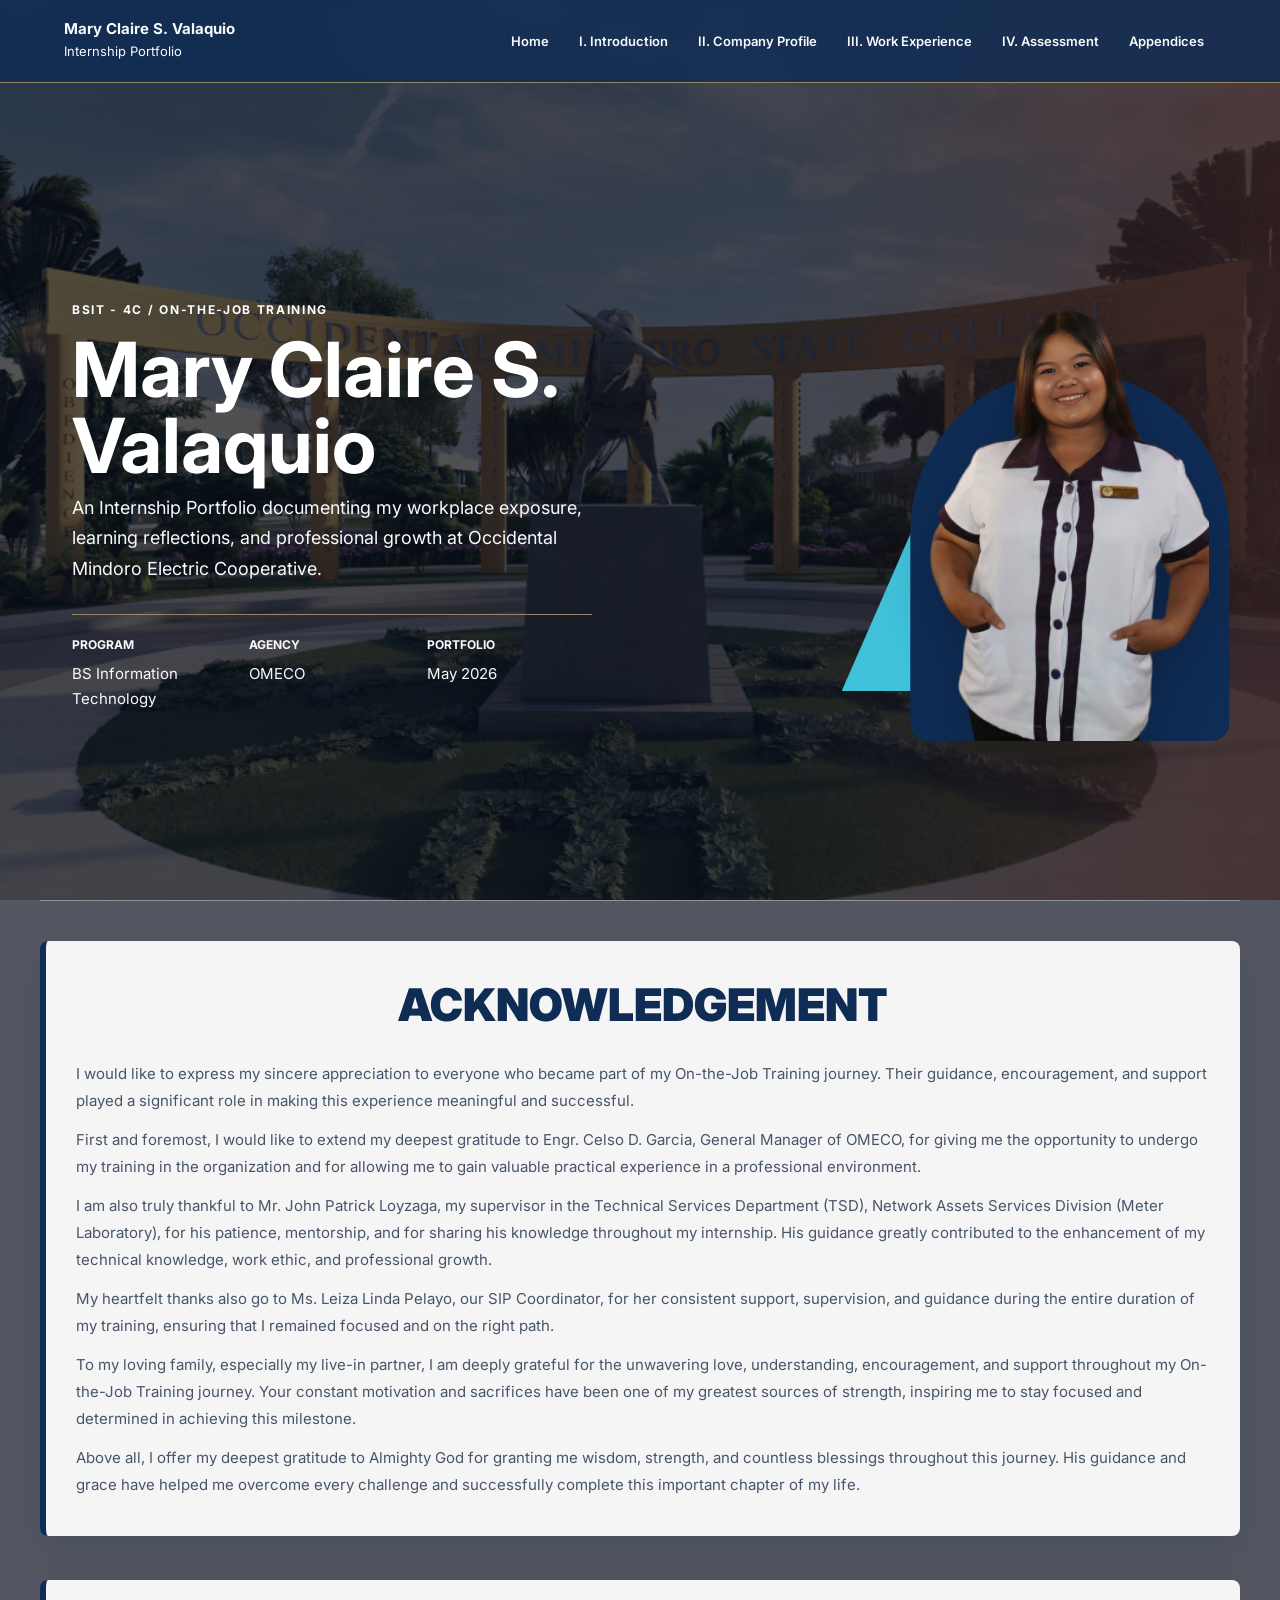
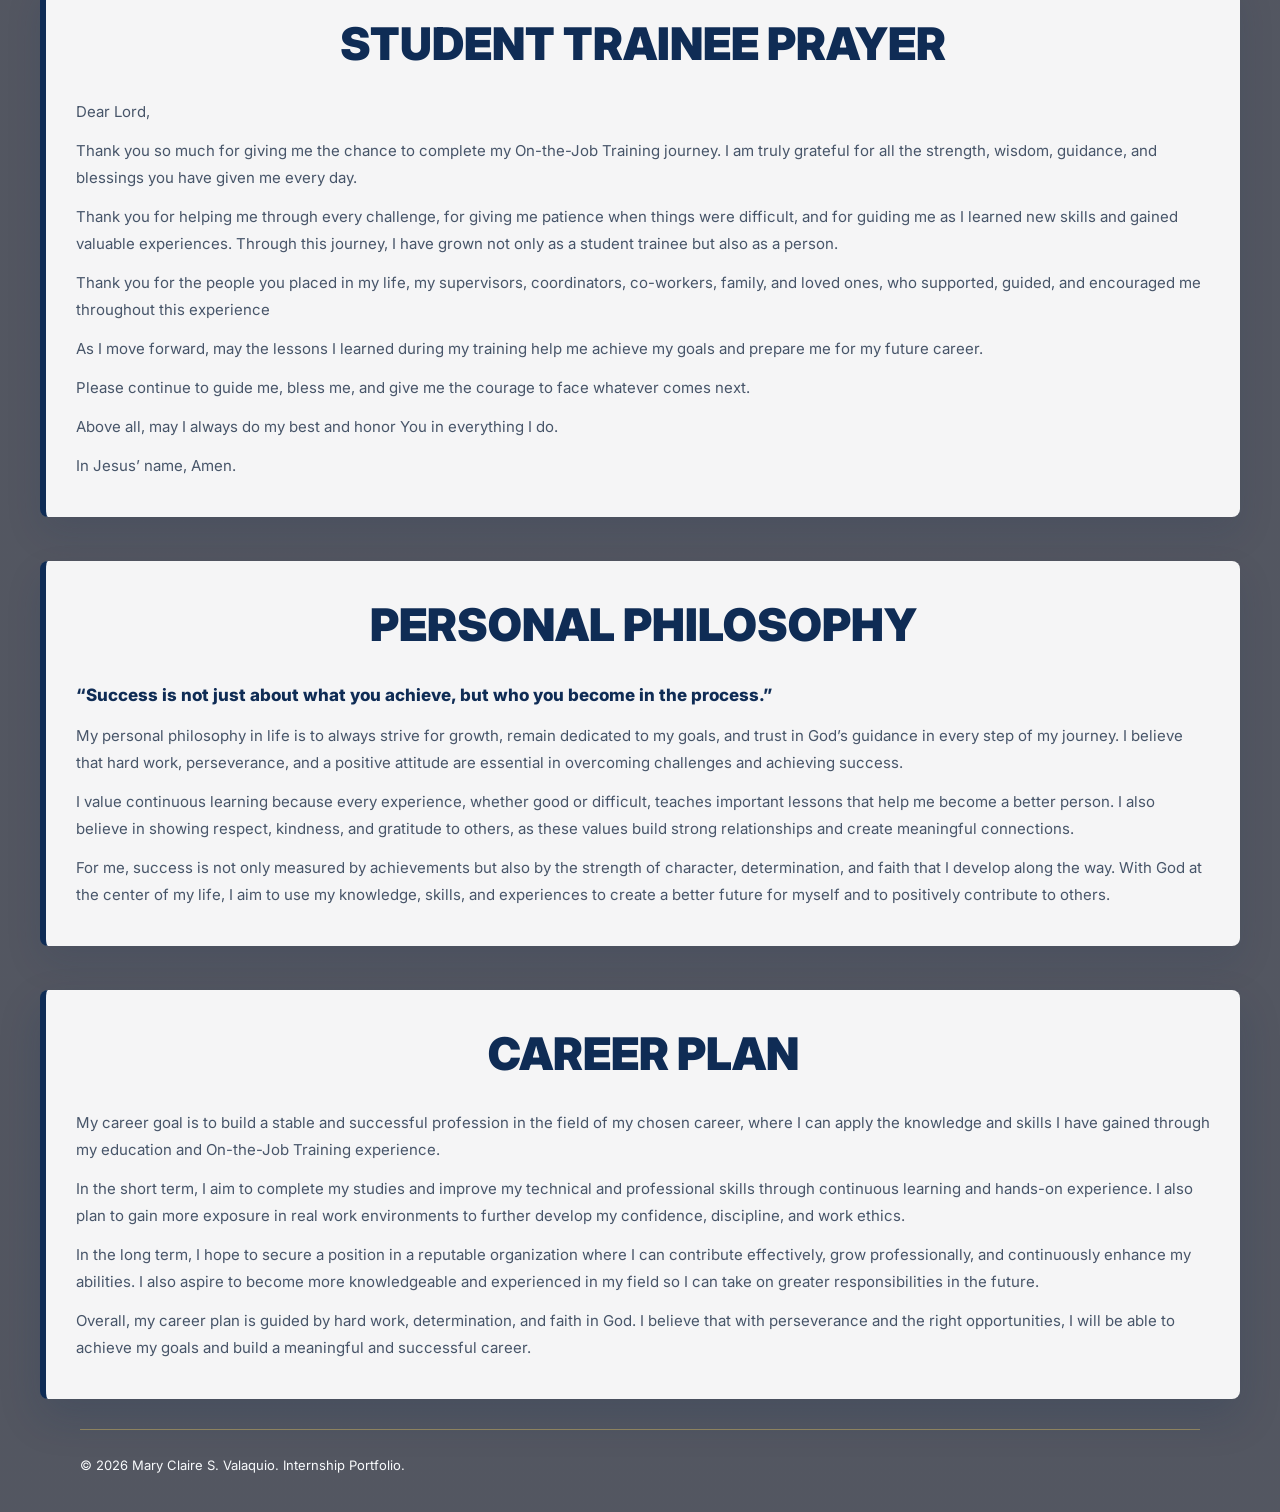
<file: index.html>
<!doctype html>
<html lang="en">
  <head>
    <meta charset="UTF-8" />
    <meta name="viewport" content="width=device-width, initial-scale=1.0" />
    <title>Mary Claire S. Valaquio | Portfolio</title>
    <link rel="icon" type="image/png" href="assets/cast.png" />
    <link rel="stylesheet" href="assets/style.css" />
    <link rel="preconnect" href="https://fonts.googleapis.com" />
    <link rel="preconnect" href="https://fonts.gstatic.com" crossorigin />
    <link
      href="https://fonts.googleapis.com/css2?family=Inter:wght@400;600;700&display=swap"
      rel="stylesheet"
    />
  </head>
  <body>
    <div class="page-layout">
      <div id="sidenav-container"></div>
      <main class="main-content home-page">
        <section class="hero">
          <div class="hero-content">
            <p class="hero-kicker">BSIT - 4C / On-the-Job Training</p>
            <h1 class="main-title">Mary Claire S. Valaquio</h1>
            <p class="subtitle">
              An Internship Portfolio documenting my workplace exposure,
              learning reflections, and professional growth at Occidental
              Mindoro Electric Cooperative.
            </p>

            <div class="hero-meta">
              <div>
                <span>Program</span>
                <span class="meta-value">BS Information Technology</span>
              </div>
              <div>
                <span>Agency</span>
                <span class="meta-value">OMECO</span>
              </div>
              <div>
                <span>Portfolio</span>
                <span class="meta-value">May 2026</span>
              </div>
            </div>
          </div>
          <figure class="hero-photo">
            <img src="assets/profile.png" alt="Mary Claire S. Valaquio" />
          </figure>
        </section>

        <section class="home-extra-section">
          <div class="extra-card">
            <h2>Acknowledgement</h2>
            <p>
              I would like to express my sincere appreciation to everyone who
              became part of my On-the-Job Training journey. Their guidance,
              encouragement, and support played a significant role in making
              this experience meaningful and successful.
            </p>
            <p>
              First and foremost, I would like to extend my deepest gratitude to
              Engr. Celso D. Garcia, General Manager of OMECO, for giving me the
              opportunity to undergo my training in the organization and for
              allowing me to gain valuable practical experience in a
              professional environment.
            </p>
            <p>
              I am also truly thankful to Mr. John Patrick Loyzaga, my
              supervisor in the Technical Services Department (TSD), Network
              Assets Services Division (Meter Laboratory), for his patience,
              mentorship, and for sharing his knowledge throughout my
              internship. His guidance greatly contributed to the enhancement of
              my technical knowledge, work ethic, and professional growth.
            </p>
            <p>
              My heartfelt thanks also go to Ms. Leiza Linda Pelayo, our SIP
              Coordinator, for her consistent support, supervision, and guidance
              during the entire duration of my training, ensuring that I
              remained focused and on the right path.
            </p>
            <p>
              To my loving family, especially my live-in partner, I am deeply
              grateful for the unwavering love, understanding, encouragement,
              and support throughout my On-the-Job Training journey. Your
              constant motivation and sacrifices have been one of my greatest
              sources of strength, inspiring me to stay focused and determined
              in achieving this milestone.
            </p>
            <p>
              Above all, I offer my deepest gratitude to Almighty God for
              granting me wisdom, strength, and countless blessings throughout
              this journey. His guidance and grace have helped me overcome every
              challenge and successfully complete this important chapter of my
              life.
            </p>
          </div>

          <div class="extra-card">
            <h2>Student Trainee Prayer</h2>
            <p>Dear Lord,</p>
            <p>
              Thank you so much for giving me the chance to complete my
              On-the-Job Training journey. I am truly grateful for all the
              strength, wisdom, guidance, and blessings you have given me every
              day.
            </p>
            <p>
              Thank you for helping me through every challenge, for giving me
              patience when things were difficult, and for guiding me as I
              learned new skills and gained valuable experiences. Through this
              journey, I have grown not only as a student trainee but also as a
              person.
            </p>
            <p>
              Thank you for the people you placed in my life, my supervisors,
              coordinators, co-workers, family, and loved ones, who supported,
              guided, and encouraged me throughout this experience
            </p>
            <p>
              As I move forward, may the lessons I learned during my training
              help me achieve my goals and prepare me for my future career.
            </p>
            <p>
              Please continue to guide me, bless me, and give me the courage to
              face whatever comes next.
            </p>
            <p>
              Above all, may I always do my best and honor You in everything I
              do.
            </p>
            <p>In Jesus’ name, Amen.</p>
          </div>

          <div class="extra-card">
            <h2>Personal Philosophy</h2>
            <p class="quote">
              “Success is not just about what you achieve, but who you become in
              the process.”
            </p>
            <p>
              My personal philosophy in life is to always strive for growth,
              remain dedicated to my goals, and trust in God’s guidance in every
              step of my journey. I believe that hard work, perseverance, and a
              positive attitude are essential in overcoming challenges and
              achieving success.
            </p>
            <p>
              I value continuous learning because every experience, whether good
              or difficult, teaches important lessons that help me become a
              better person. I also believe in showing respect, kindness, and
              gratitude to others, as these values build strong relationships
              and create meaningful connections.
            </p>
            <p>
              For me, success is not only measured by achievements but also by
              the strength of character, determination, and faith that I develop
              along the way. With God at the center of my life, I aim to use my
              knowledge, skills, and experiences to create a better future for
              myself and to positively contribute to others.
            </p>
          </div>

          <div class="extra-card career-plan-card" id="career-plan">
            <h2>Career Plan</h2>
            <p>
              My career goal is to build a stable and successful profession in
              the field of my chosen career, where I can apply the knowledge and
              skills I have gained through my education and On-the-Job Training
              experience.
            </p>
            <p>
              In the short term, I aim to complete my studies and improve my
              technical and professional skills through continuous learning and
              hands-on experience. I also plan to gain more exposure in real
              work environments to further develop my confidence, discipline,
              and work ethics.
            </p>
            <p>
              In the long term, I hope to secure a position in a reputable
              organization where I can contribute effectively, grow
              professionally, and continuously enhance my abilities. I also
              aspire to become more knowledgeable and experienced in my field so
              I can take on greater responsibilities in the future.
            </p>
            <p>
              Overall, my career plan is guided by hard work, determination, and
              faith in God. I believe that with perseverance and the right
              opportunities, I will be able to achieve my goals and build a
              meaningful and successful career.
            </p>
          </div>
        </section>

        <footer class="footer">
          © 2026 Mary Claire S. Valaquio. Internship Portfolio.
        </footer>
      </main>
    </div>
  </body>
</html>

<script>
  fetch("sidenav.html")
    .then((res) => res.text())
    .then((data) => {
      document.getElementById("sidenav-container").innerHTML = data;
    });
</script>
</file>
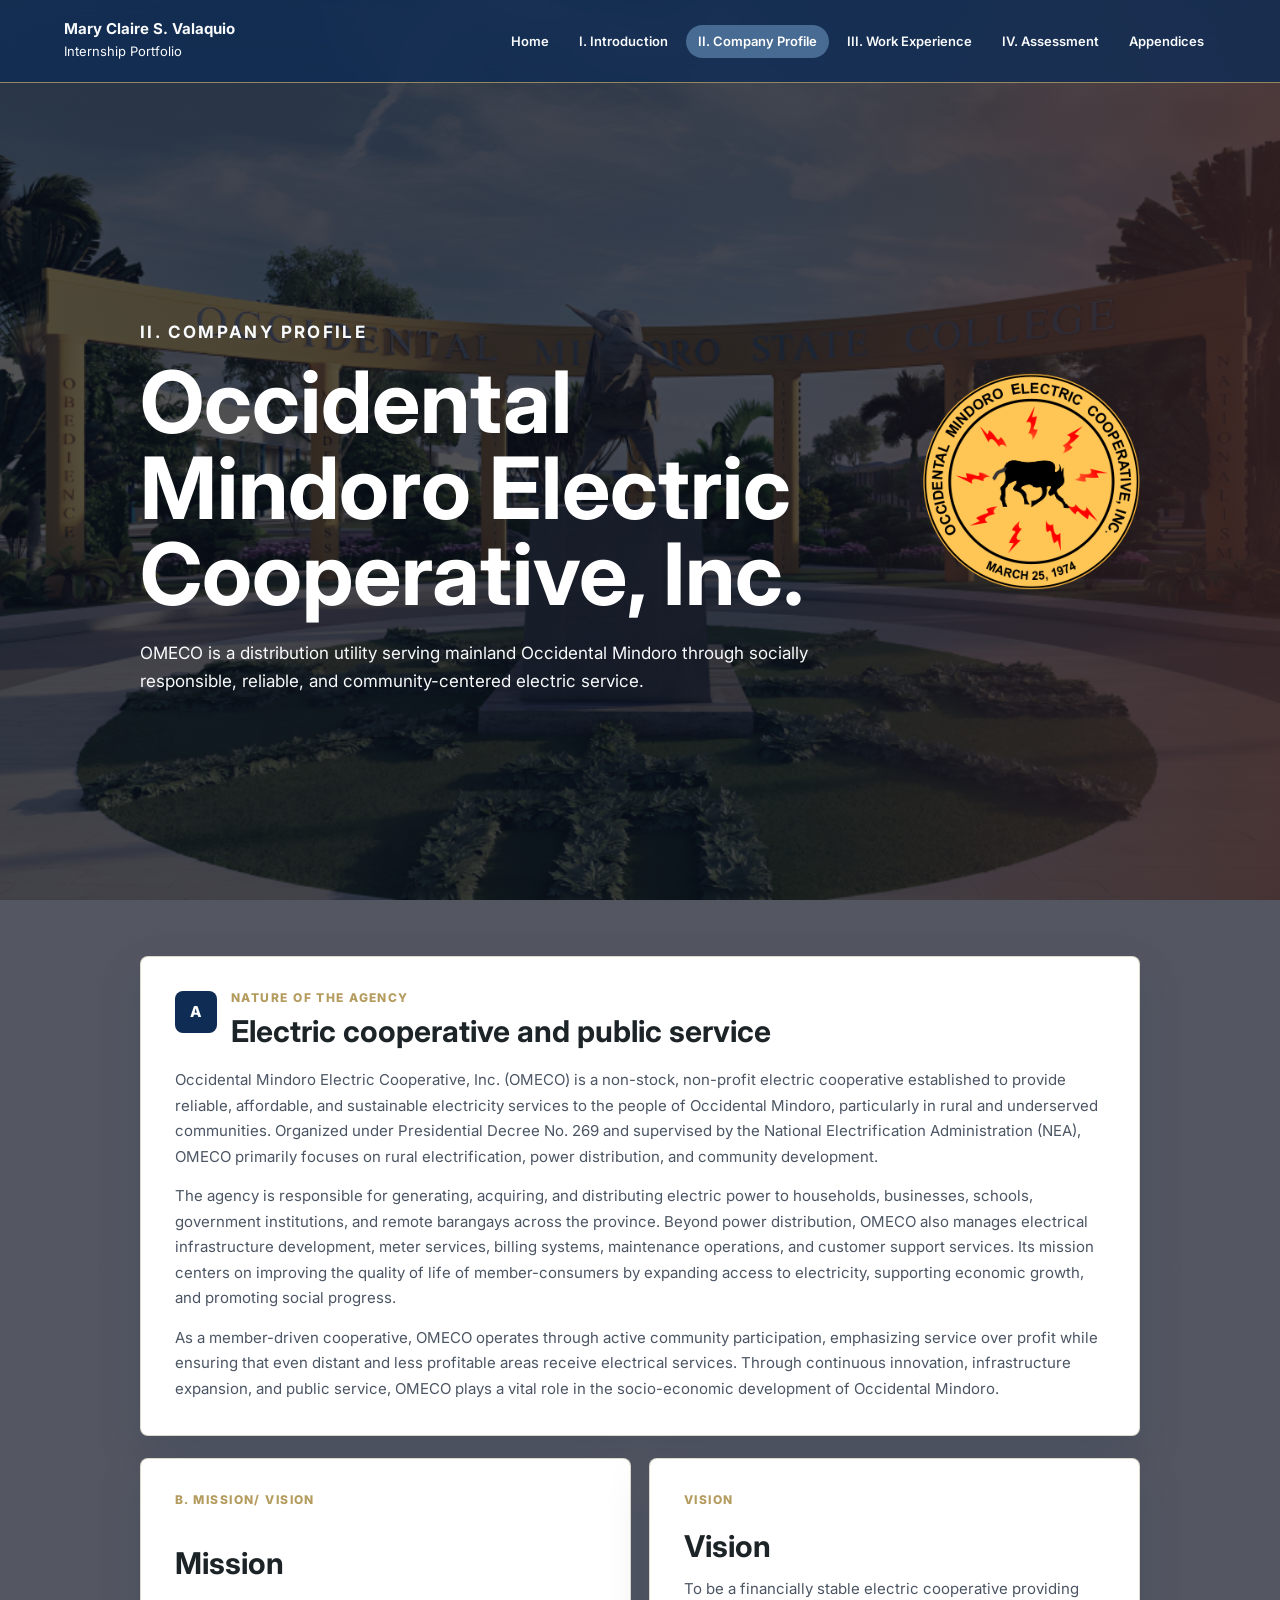
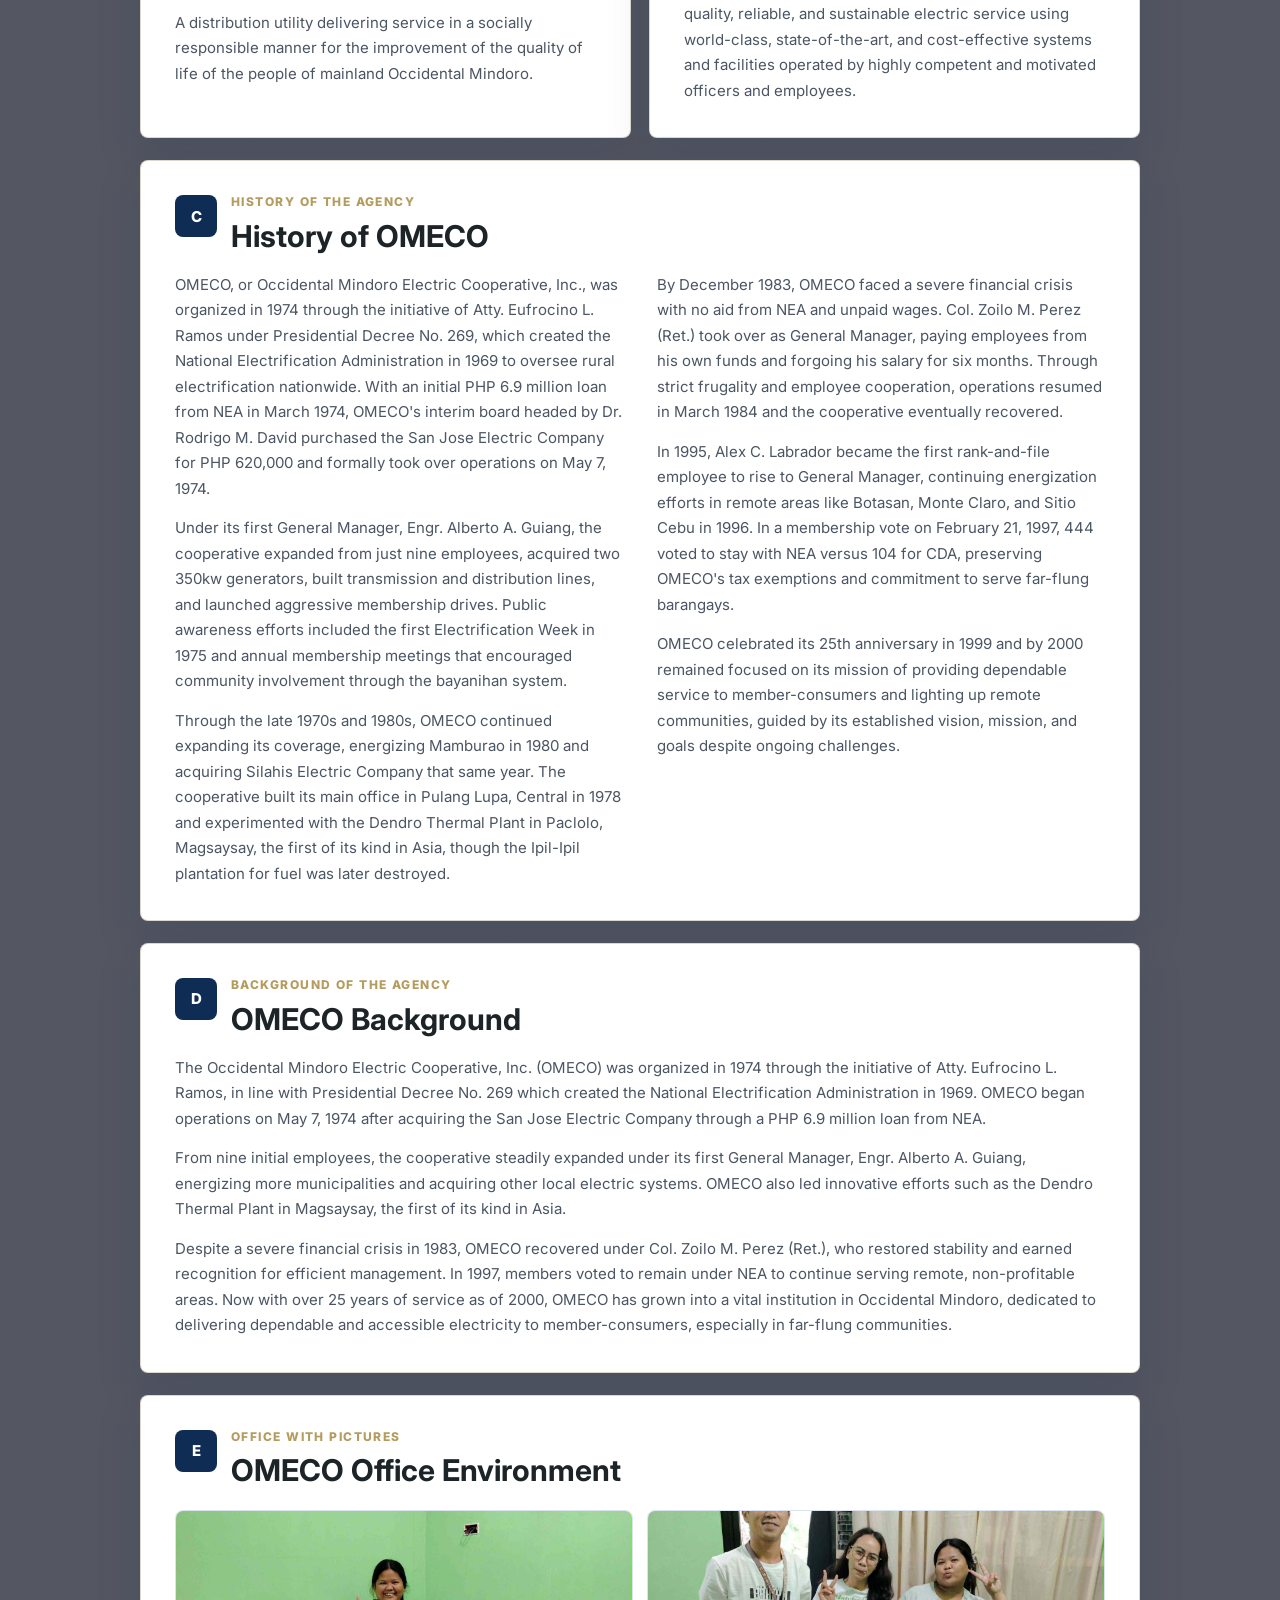
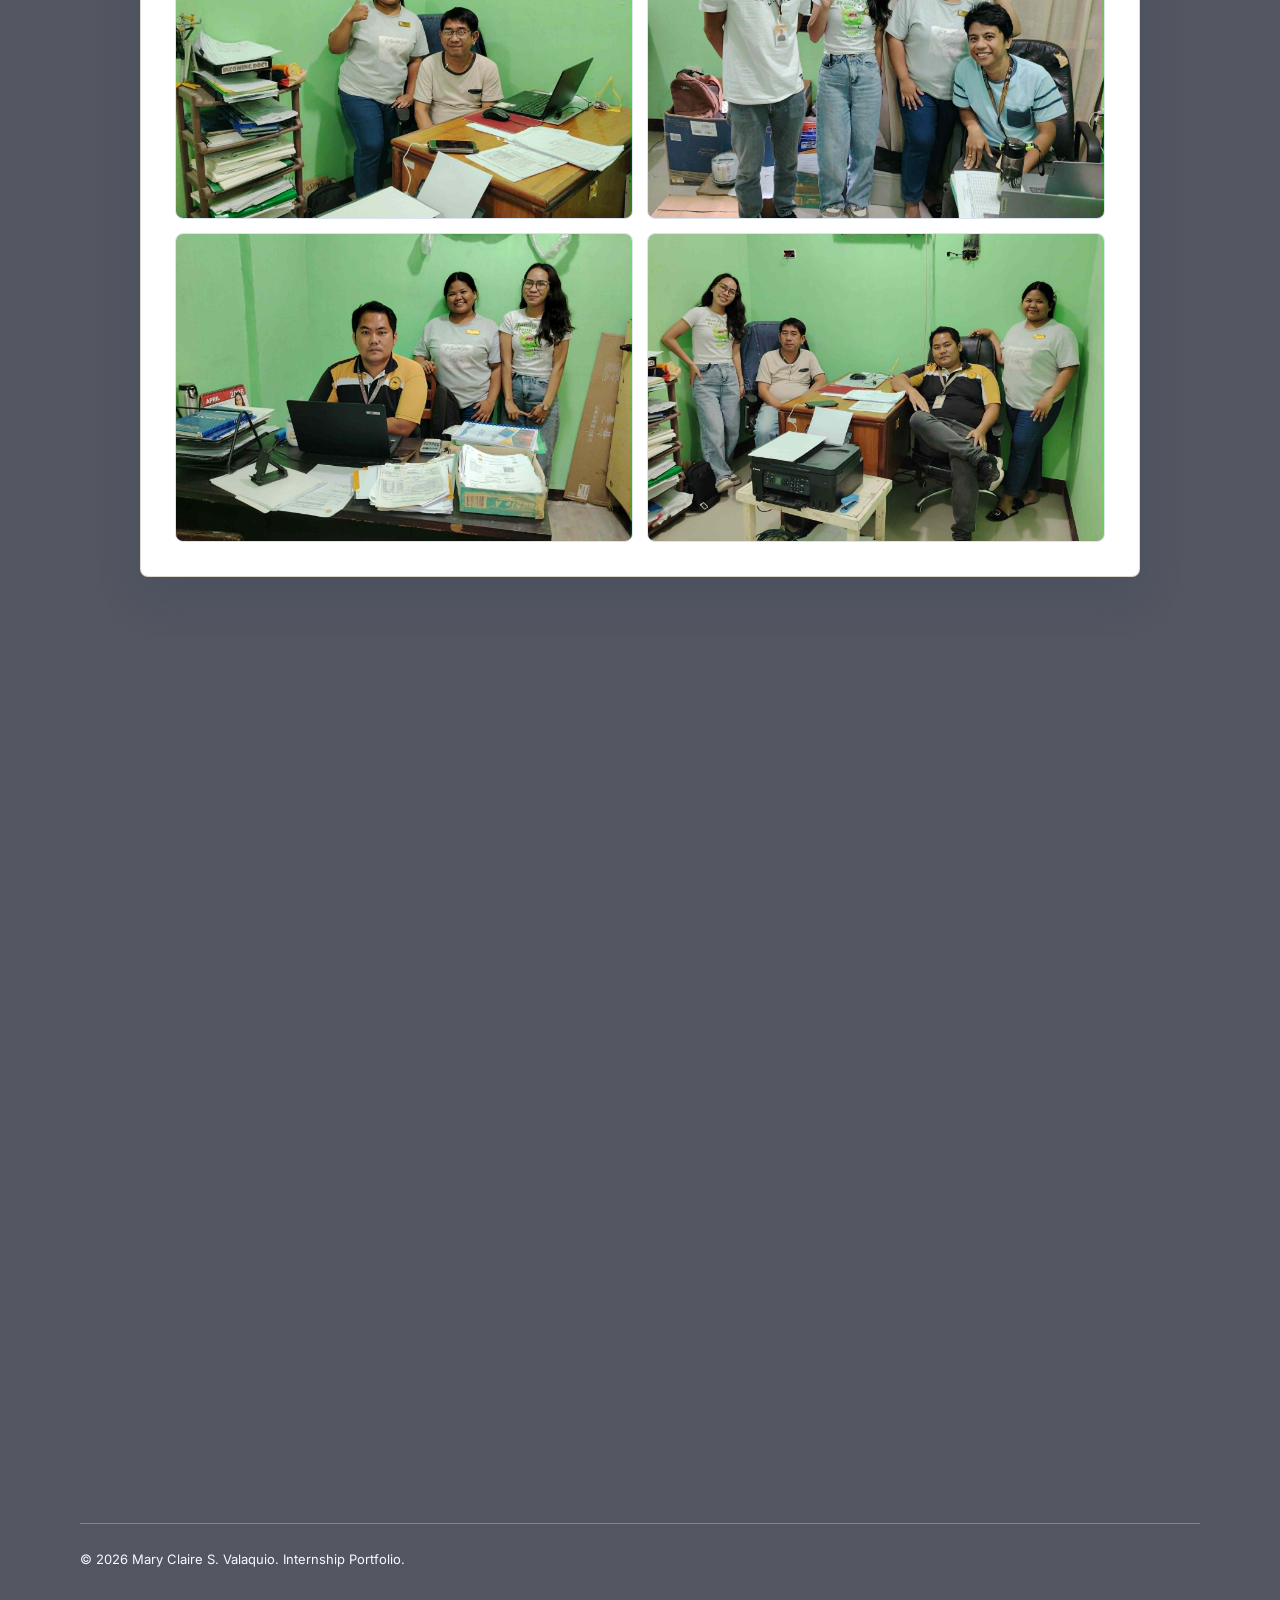
<file: company-profile.html>
﻿<!doctype html>
<html lang="en">
  <head>
    <meta charset="UTF-8" />
    <meta name="viewport" content="width=device-width, initial-scale=1.0" />
    <title>Company Profile | Mary Claire S. Valaquio</title>
    <link rel="icon" type="image/png" href="assets/cast.png" />
    <link rel="stylesheet" href="assets/style.css" />
    <link rel="preconnect" href="https://fonts.googleapis.com" />
    <link rel="preconnect" href="https://fonts.gstatic.com" crossorigin />
    <link
      href="https://fonts.googleapis.com/css2?family=Inter:wght@400;600;700;800&display=swap"
      rel="stylesheet"
    />
  </head>
  <body>
    <div class="page-layout">
      <div id="sidenav-container"></div>

      <main class="main-content tab-page">
        <header class="page-header reveal-on-load">
          <p class="eyebrow">II. Company Profile</p>
          <div class="company-title-row">
            <h1>Occidental Mindoro Electric Cooperative, Inc.</h1>
            <img src="assets/omeco.png" alt="OMECO logo" />
          </div>
          <p>
            OMECO is a distribution utility serving mainland Occidental Mindoro
            through socially responsible, reliable, and community-centered
            electric service.
          </p>
        </header>

        <section class="content-section tab-content" aria-label="Company profile content">
          <article class="card section-card reveal">
            <div class="section-heading">
              <span class="section-marker">A</span>
              <div>
                <p class="section-label">Nature of the Agency</p>
                <h2>Electric cooperative and public service</h2>
              </div>
            </div>

            <p>
              Occidental Mindoro Electric Cooperative, Inc. (OMECO) is a
              non-stock, non-profit electric cooperative established to provide
              reliable, affordable, and sustainable electricity services to the
              people of Occidental Mindoro, particularly in rural and
              underserved communities. Organized under Presidential Decree No.
              269 and supervised by the National Electrification Administration
              (NEA), OMECO primarily focuses on rural electrification, power
              distribution, and community development.
            </p>
            <p>
              The agency is responsible for generating, acquiring, and
              distributing electric power to households, businesses, schools,
              government institutions, and remote barangays across the province.
              Beyond power distribution, OMECO also manages electrical
              infrastructure development, meter services, billing systems,
              maintenance operations, and customer support services. Its mission
              centers on improving the quality of life of member-consumers by
              expanding access to electricity, supporting economic growth, and
              promoting social progress.
            </p>
            <p>
              As a member-driven cooperative, OMECO operates through active
              community participation, emphasizing service over profit while
              ensuring that even distant and less profitable areas receive
              electrical services. Through continuous innovation, infrastructure
              expansion, and public service, OMECO plays a vital role in the
              socio-economic development of Occidental Mindoro.
            </p>
          </article>

          <div class="content-grid">
            <article class="card value-card reveal">
              <p class="section-label">B. Mission/ Vision</p>
              <h2>Mission</h2>
              <p>
                A distribution utility delivering service in a socially
                responsible manner for the improvement of the quality of life of
                the people of mainland Occidental Mindoro.
              </p>
            </article>

            <article class="card value-card reveal">
              <p class="section-label">Vision</p>
              <h2>Vision</h2>
              <p>
                To be a financially stable electric cooperative providing
                quality, reliable, and sustainable electric service using
                world-class, state-of-the-art, and cost-effective systems and
                facilities operated by highly competent and motivated officers
                and employees.
              </p>
            </article>
          </div>

          <article class="card section-card reveal">
            <div class="section-heading">
              <span class="section-marker">C</span>
              <div>
                <p class="section-label">History of the Agency</p>
                <h2>History of OMECO</h2>
              </div>
            </div>

            <div class="prose-columns">
              <p>
                OMECO, or Occidental Mindoro Electric Cooperative, Inc., was
                organized in 1974 through the initiative of Atty. Eufrocino L.
                Ramos under Presidential Decree No. 269, which created the
                National Electrification Administration in 1969 to oversee rural
                electrification nationwide. With an initial PHP 6.9 million loan
                from NEA in March 1974, OMECO's interim board headed by Dr.
                Rodrigo M. David purchased the San Jose Electric Company for PHP
                620,000 and formally took over operations on May 7, 1974.
              </p>
              <p>
                Under its first General Manager, Engr. Alberto A. Guiang, the
                cooperative expanded from just nine employees, acquired two
                350kw generators, built transmission and distribution lines, and
                launched aggressive membership drives. Public awareness efforts
                included the first Electrification Week in 1975 and annual
                membership meetings that encouraged community involvement
                through the bayanihan system.
              </p>
              <p>
                Through the late 1970s and 1980s, OMECO continued expanding its
                coverage, energizing Mamburao in 1980 and acquiring Silahis
                Electric Company that same year. The cooperative built its main
                office in Pulang Lupa, Central in 1978 and experimented with the
                Dendro Thermal Plant in Paclolo, Magsaysay, the first of its
                kind in Asia, though the Ipil-Ipil plantation for fuel was later
                destroyed.
              </p>
              <p>
                By December 1983, OMECO faced a severe financial crisis with no
                aid from NEA and unpaid wages. Col. Zoilo M. Perez (Ret.) took
                over as General Manager, paying employees from his own funds and
                forgoing his salary for six months. Through strict frugality and
                employee cooperation, operations resumed in March 1984 and the
                cooperative eventually recovered.
              </p>
              <p>
                In 1995, Alex C. Labrador became the first rank-and-file
                employee to rise to General Manager, continuing energization
                efforts in remote areas like Botasan, Monte Claro, and Sitio
                Cebu in 1996. In a membership vote on February 21, 1997, 444
                voted to stay with NEA versus 104 for CDA, preserving OMECO's
                tax exemptions and commitment to serve far-flung barangays.
              </p>
              <p>
                OMECO celebrated its 25th anniversary in 1999 and by 2000
                remained focused on its mission of providing dependable service
                to member-consumers and lighting up remote communities, guided
                by its established vision, mission, and goals despite ongoing
                challenges.
              </p>
            </div>
          </article>

          <article class="card section-card reveal">
            <div class="section-heading">
              <span class="section-marker">D</span>
              <div>
                <p class="section-label">Background of the Agency</p>
                <h2>OMECO Background</h2>
              </div>
            </div>

            <p>
              The Occidental Mindoro Electric Cooperative, Inc. (OMECO) was
              organized in 1974 through the initiative of Atty. Eufrocino L.
              Ramos, in line with Presidential Decree No. 269 which created the
              National Electrification Administration in 1969. OMECO began
              operations on May 7, 1974 after acquiring the San Jose Electric
              Company through a PHP 6.9 million loan from NEA.
            </p>
            <p>
              From nine initial employees, the cooperative steadily expanded
              under its first General Manager, Engr. Alberto A. Guiang,
              energizing more municipalities and acquiring other local electric
              systems. OMECO also led innovative efforts such as the Dendro
              Thermal Plant in Magsaysay, the first of its kind in Asia.
            </p>
            <p>
              Despite a severe financial crisis in 1983, OMECO recovered under
              Col. Zoilo M. Perez (Ret.), who restored stability and earned
              recognition for efficient management. In 1997, members voted to
              remain under NEA to continue serving remote, non-profitable areas.
              Now with over 25 years of service as of 2000, OMECO has grown into
              a vital institution in Occidental Mindoro, dedicated to delivering
              dependable and accessible electricity to member-consumers,
              especially in far-flung communities.
            </p>
          </article>

          <article class="card section-card office-gallery-card reveal">
            <div class="section-heading">
              <span class="section-marker">E</span>
              <div>
                <p class="section-label">Office with Pictures</p>
                <h2>OMECO Office Environment</h2>
              </div>
            </div>

            <div class="office-photo-grid">
              <figure>
                <img
                  src="assets/OFFICE WITH PICTURES/1a1f03ef-22b4-43b3-9bb3-7916137db6ed.jpg"
                  alt="OMECO office area"
                />
              </figure>
              <figure>
                <img
                  src="assets/OFFICE WITH PICTURES/1e9ac284-f6a8-4c3c-ae68-a6087b589eb2.jpg"
                  alt="OMECO workplace and office equipment"
                />
              </figure>
              <figure>
                <img
                  src="assets/OFFICE WITH PICTURES/65a18160-782c-4dee-a772-3aa82f40b379.jpg"
                  alt="OMECO office documentation area"
                />
              </figure>
              <figure>
                <img
                  src="assets/OFFICE WITH PICTURES/dcd227bc-ae58-457d-931d-b001bfed7318.jpg"
                  alt="OMECO office working space"
                />
              </figure>
            </div>
          </article>

          <div class="company-media-grid">
            <article class="card org-chart-card reveal">
              <div class="section-heading">
                <span class="section-marker">F</span>
                <div>
                  <p class="section-label">Organizational Chart</p>
                  <h2>By Department</h2>
                </div>
              </div>

              <div class="org-tabs" role="tablist" aria-label="Department organizational charts">
                <button class="org-tab active" type="button" role="tab" aria-selected="true" data-chart="assets/department/BOD.png" data-title="Board of Directors">
                  BOD
                </button>
                <button class="org-tab" type="button" role="tab" aria-selected="false" data-chart="assets/department/OGM.png" data-title="Office of the General Manager">
                  OGM
                </button>
                <button class="org-tab" type="button" role="tab" aria-selected="false" data-chart="assets/department/AUDIT.png" data-title="Internal Audit Department">
                  AUDIT
                </button>
                <button class="org-tab" type="button" role="tab" aria-selected="false" data-chart="assets/department/FSD.png" data-title="Finance Services Department">
                  FSD
                </button>
                <button class="org-tab" type="button" role="tab" aria-selected="false" data-chart="assets/department/ISD.png" data-title="Institutional Services Department">
                  ISD
                </button>
                <button class="org-tab" type="button" role="tab" aria-selected="false" data-chart="assets/department/TSD.png" data-title="Technical Services Department">
                  TSD
                </button>
                <button class="org-tab" type="button" role="tab" aria-selected="false" data-chart="assets/department/CPD.png" data-title="Corporate Planning Department">
                  CPD
                </button>
              </div>

              <figure class="org-chart-viewer">
                <button class="org-chart-image-button" type="button" aria-label="Open selected organizational chart">
                  <img
                    id="orgChartImage"
                    src="assets/department/BOD.png"
                    alt="Board of Directors organizational chart"
                  />
                </button>
                <figcaption id="orgChartCaption">Board of Directors</figcaption>
              </figure>
            </article>
          </div>
        </section>

        <footer class="footer">
          &copy; 2026 Mary Claire S. Valaquio. Internship Portfolio.
        </footer>
      </main>
    </div>

    <script src="assets/page-animations.js"></script>
    <script>
      fetch("sidenav.html")
        .then((res) => res.text())
        .then((data) => {
          document.getElementById("sidenav-container").innerHTML = data;
          const currentPage = window.location.pathname.split("/").pop() || "index.html";

          document.querySelectorAll(".sidenav-nav a").forEach((link) => {
            link.classList.toggle("active", link.getAttribute("href") === currentPage);
            if (link.getAttribute("href") === currentPage) {
              link.setAttribute("aria-current", "page");
            }
          });
        });

      const orgTabs = document.querySelectorAll(".org-tab");
      const orgChartImage = document.getElementById("orgChartImage");
      const orgChartCaption = document.getElementById("orgChartCaption");
      const orgChartButton = document.querySelector(".org-chart-image-button");

      orgTabs.forEach((tab) => {
        tab.addEventListener("click", () => {
          const chartPath = tab.dataset.chart;
          const chartTitle = tab.dataset.title;

          orgTabs.forEach((item) => {
            item.classList.toggle("active", item === tab);
            item.setAttribute("aria-selected", item === tab ? "true" : "false");
          });

          orgChartImage.src = chartPath;
          orgChartImage.alt = `${chartTitle} organizational chart`;
          orgChartCaption.textContent = chartTitle;
        });
      });

      orgChartButton.addEventListener("click", () => {
        window.open(orgChartImage.src, "_blank", "noopener");
      });
    </script>
  </body>
</html>
</file>
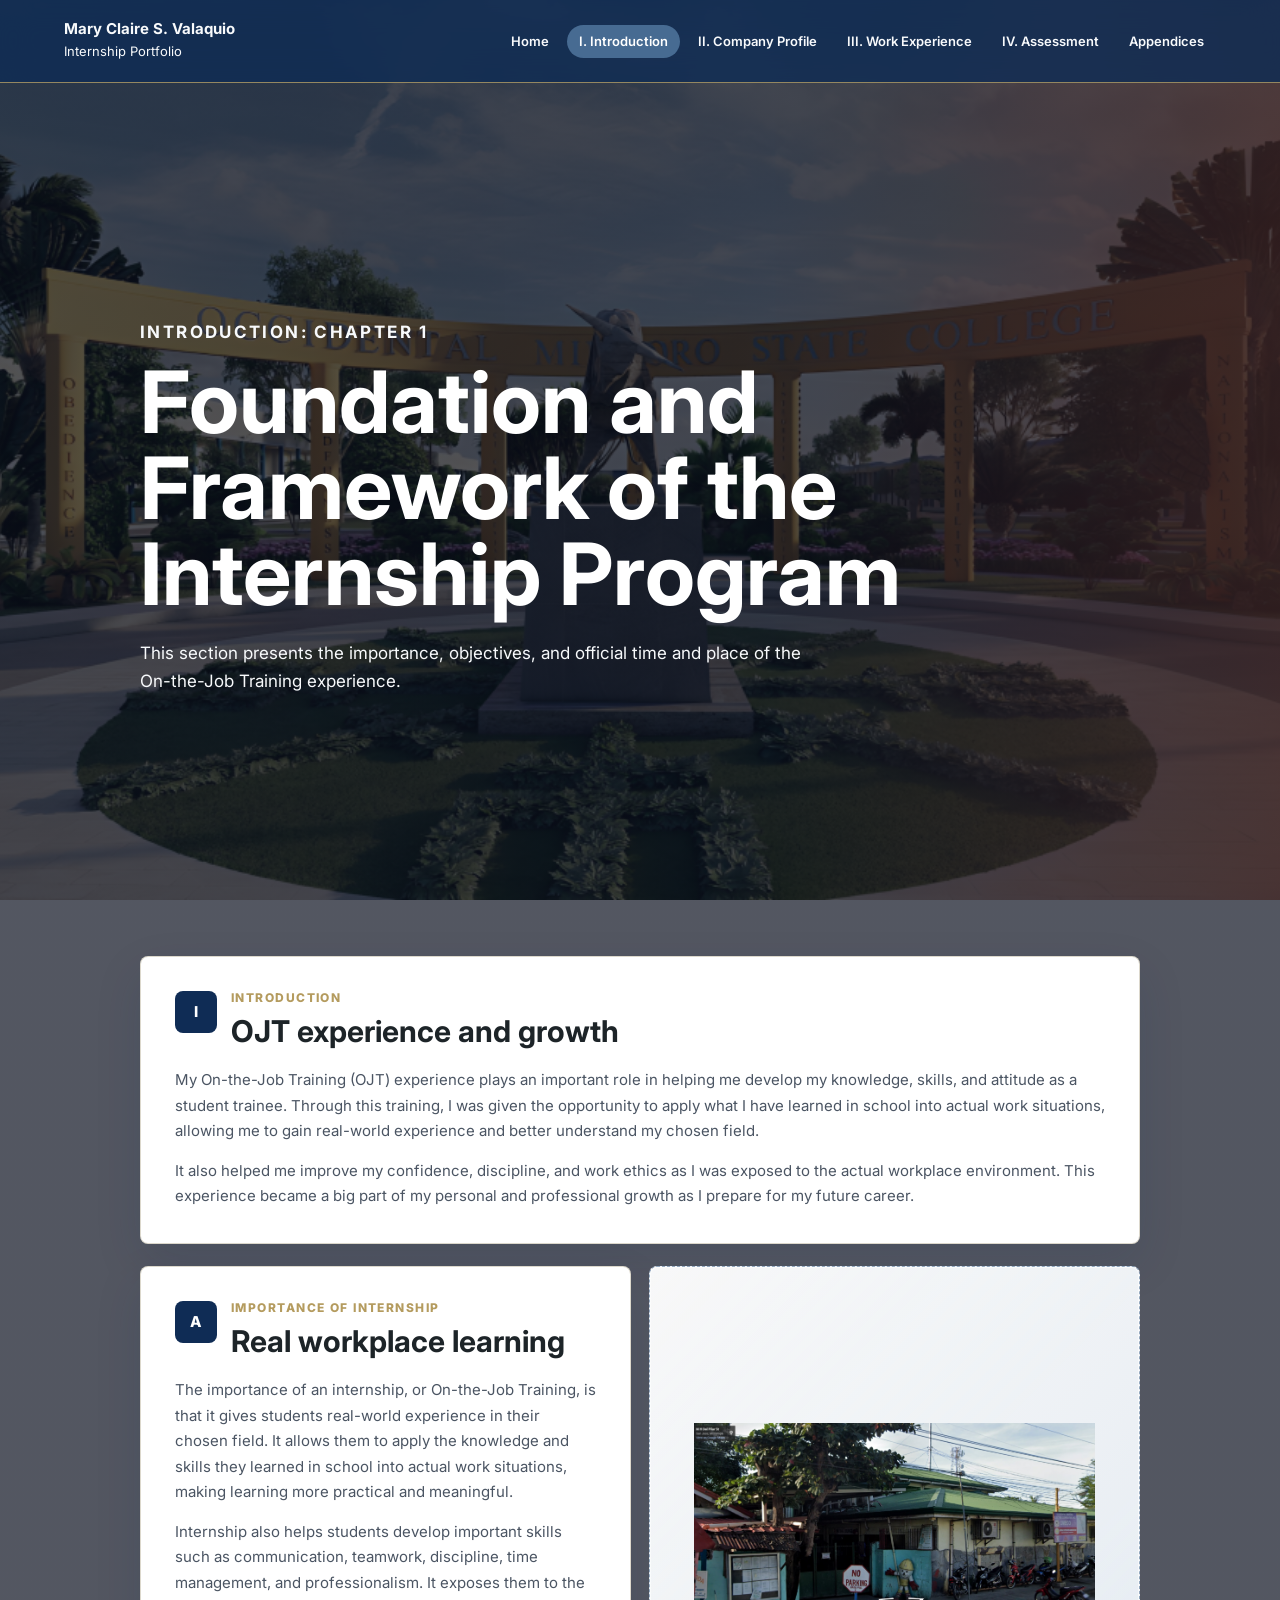
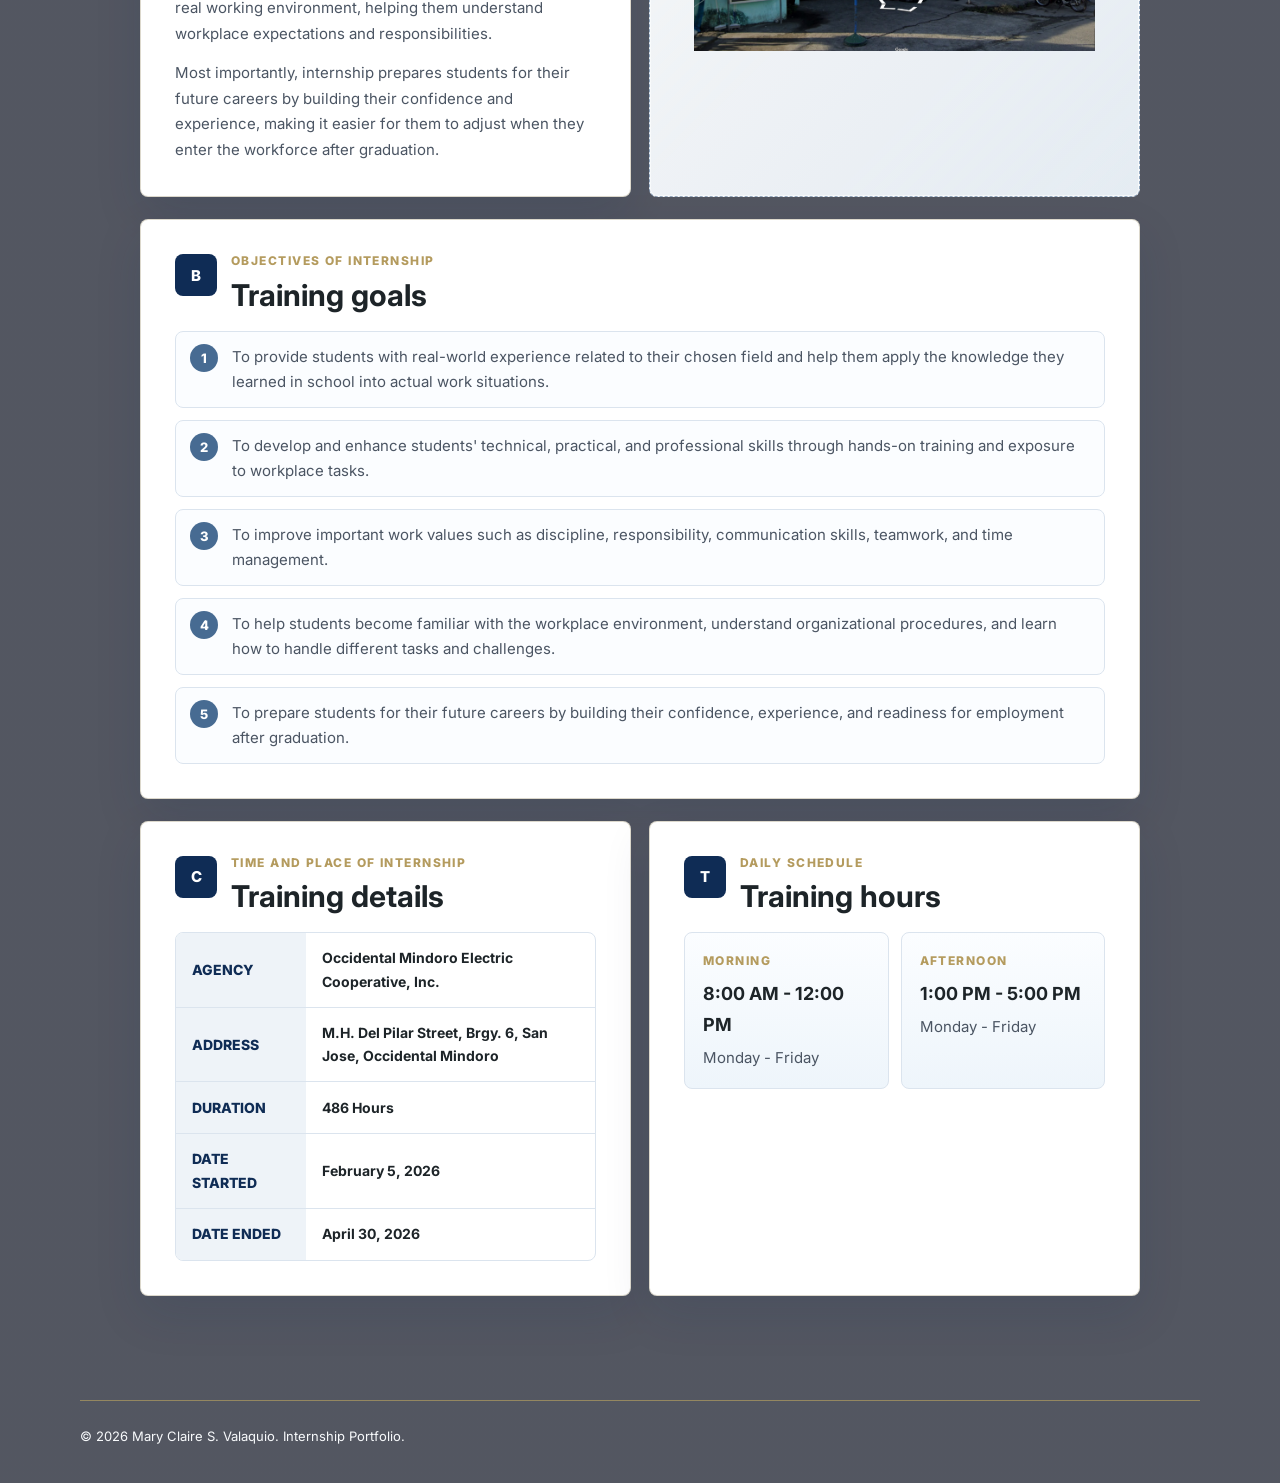
<file: introduction.html>
<!doctype html>
<html lang="en">
  <head>
    <meta charset="UTF-8" />
    <meta name="viewport" content="width=device-width, initial-scale=1.0" />
    <title>Introduction | Mary Claire S. Valaquio</title>
    <link rel="icon" type="image/png" href="assets/cast.png" />
    <link rel="stylesheet" href="assets/style.css" />
    <link rel="preconnect" href="https://fonts.googleapis.com" />
    <link rel="preconnect" href="https://fonts.gstatic.com" crossorigin />
    <link
      href="https://fonts.googleapis.com/css2?family=Inter:wght@400;600;700;800&display=swap"
      rel="stylesheet"
    />
  </head>
  <body>
    <div class="page-layout">
      <div id="sidenav-container"></div>

      <main class="main-content tab-page">
        <header class="page-header reveal-on-load">
          <p class="eyebrow">Introduction: Chapter 1</p>
          <h1>Foundation and Framework of the Internship Program</h1>
          <p>
            This section presents the importance, objectives, and official time
            and place of the On-the-Job Training experience.
          </p>
        </header>

        <section class="content-section tab-content" aria-label="Introduction content">
          <article class="card section-card reveal">
            <div class="section-heading">
              <span class="section-marker">I</span>
              <div>
                <p class="section-label">Introduction</p>
                <h2>OJT experience and growth</h2>
              </div>
            </div>
            <p>
              My On-the-Job Training (OJT) experience plays an important role
              in helping me develop my knowledge, skills, and attitude as a
              student trainee. Through this training, I was given the
              opportunity to apply what I have learned in school into actual
              work situations, allowing me to gain real-world experience and
              better understand my chosen field.
            </p>
            <p>
              It also helped me improve my confidence, discipline, and work
              ethics as I was exposed to the actual workplace environment. This
              experience became a big part of my personal and professional
              growth as I prepare for my future career.
            </p>
          </article>

          <div class="content-grid">
            <article class="card section-card reveal">
              <div class="section-heading">
                <span class="section-marker">A</span>
                <div>
                  <p class="section-label">Importance of Internship</p>
                  <h2>Real workplace learning</h2>
                </div>
              </div>
              <p>
                The importance of an internship, or On-the-Job Training, is
                that it gives students real-world experience in their chosen
                field. It allows them to apply the knowledge and skills they
                learned in school into actual work situations, making learning
                more practical and meaningful.
              </p>
              <p>
                Internship also helps students develop important skills such as
                communication, teamwork, discipline, time management, and
                professionalism. It exposes them to the real working
                environment, helping them understand workplace expectations and
                responsibilities.
              </p>
              <p>
                Most importantly, internship prepares students for their future
                careers by building their confidence and experience, making it
                easier for them to adjust when they enter the workforce after
                graduation.
              </p>
            </article>

            <aside class="upload-placeholder reveal" aria-label="Image upload placeholder">
              <div>
                <span></span>
              </div>
              <img src="assets/Agency.png" alt="Profile">
            </aside>
          </div>

          <article class="card section-card reveal">
            <div class="section-heading">
              <span class="section-marker">B</span>
              <div>
                <p class="section-label">Objectives of Internship</p>
                <h2>Training goals</h2>
              </div>
            </div>
            <ol class="objective-list">
              <li>
                To provide students with real-world experience related to their
                chosen field and help them apply the knowledge they learned in
                school into actual work situations.
              </li>
              <li>
                To develop and enhance students' technical, practical, and
                professional skills through hands-on training and exposure to
                workplace tasks.
              </li>
              <li>
                To improve important work values such as discipline,
                responsibility, communication skills, teamwork, and time
                management.
              </li>
              <li>
                To help students become familiar with the workplace environment,
                understand organizational procedures, and learn how to handle
                different tasks and challenges.
              </li>
              <li>
                To prepare students for their future careers by building their
                confidence, experience, and readiness for employment after
                graduation.
              </li>
            </ol>
          </article>

          <div class="content-grid">
            <article class="card section-card reveal">
              <div class="section-heading">
                <span class="section-marker">C</span>
                <div>
                  <p class="section-label">Time and Place of Internship</p>
                  <h2>Training details</h2>
                </div>
              </div>

              <div class="details-table" role="table" aria-label="Internship time and place">
                <div role="row">
                  <span role="cell">Agency</span>
                  <strong role="cell">Occidental Mindoro Electric Cooperative, Inc.</strong>
                </div>
                <div role="row">
                  <span role="cell">Address</span>
                  <strong role="cell">
                    M.H. Del Pilar Street, Brgy. 6, San Jose, Occidental Mindoro
                  </strong>
                </div>
                <div role="row">
                  <span role="cell">Duration</span>
                  <strong role="cell">486 Hours</strong>
                </div>
                <div role="row">
                  <span role="cell">Date Started</span>
                  <strong role="cell">February 5, 2026</strong>
                </div>
                <div role="row">
                  <span role="cell">Date Ended</span>
                  <strong role="cell">April 30, 2026</strong>
                </div>
              </div>
            </article>

            <article class="card section-card reveal">
              <div class="section-heading">
                <span class="section-marker">T</span>
                <div>
                  <p class="section-label">Daily Schedule</p>
                  <h2>Training hours</h2>
                </div>
              </div>

              <div class="schedule-grid">
                <div class="schedule-block">
                  <span>Morning</span>
                  <strong>8:00 AM - 12:00 PM</strong>
                  <p>Monday - Friday</p>
                </div>
                <div class="schedule-block">
                  <span>Afternoon</span>
                  <strong>1:00 PM - 5:00 PM</strong>
                  <p>Monday - Friday</p>
                </div>
              </div>
            </article>
          </div>
        </section>

        <footer class="footer">
          &copy; 2026 Mary Claire S. Valaquio. Internship Portfolio.
        </footer>
      </main>
    </div>

    <script src="assets/page-animations.js"></script>
    <script>
      fetch("sidenav.html")
        .then((res) => res.text())
        .then((data) => {
          document.getElementById("sidenav-container").innerHTML = data;
          const currentPage = window.location.pathname.split("/").pop() || "index.html";

          document.querySelectorAll(".sidenav-nav a").forEach((link) => {
            link.classList.toggle("active", link.getAttribute("href") === currentPage);
            if (link.getAttribute("href") === currentPage) {
              link.setAttribute("aria-current", "page");
            }
          });
        });
    </script>
  </body>
</html>
</file>
<file: assets/style.css>
* {
  box-sizing: border-box;
  margin: 0;
  padding: 0;
}

:root {
  --bg: #f7f6f2;
  --surface: #ffffff;
  --ink: #1d2428;
  --body-text: #4b5563;
  --muted: #f8fafc;
  --subtle: #eef3f8;
  --line: #948760;
  --accent: #ffffff;
  --soft: #476b92;
  --navy: #0f2c55;
  --cyan: #3fc1d9;
  --gold: #b49b5e;
  --nav-offset: 92px;
}

html {
  scroll-behavior: smooth;
  scroll-padding-top: var(--nav-offset);
}

body {
  min-height: 100vh;
  background:
    linear-gradient(rgba(10, 15, 30, 0.7), rgba(10, 15, 30, 0.7)),
    url("background.png") center/cover no-repeat fixed;
  color: #fff;
  font-family: "Inter", "Poppins", Arial, sans-serif;
  line-height: 1.7;
  min-height: 100vh;
  overflow-x: hidden;
}

img {
  display: block;
  max-width: 100%;
}

a {
  color: inherit;
}

.page-layout {
  min-height: 100vh;
  padding-top: var(--nav-offset);
}

.sidenav {
  position: fixed;
  top: 0;
  left: 0;
  right: 0;
  z-index: 1000;
  display: flex;
  align-items: center;
  justify-content: space-between;
  gap: 24px;
  width: 100%;
  padding: 20px clamp(20px, 5vw, 72px);
  border-bottom: 1px solid var(--line);
  background: rgba(15, 44, 85, 0.82);
  backdrop-filter: blur(16px);
}

.sidenav-header h2 {
  color: var(--muted);
  font-size: 15px;
  font-weight: 700;
  letter-spacing: 0;
  line-height: 1.2;
}

.sidenav-header p {
  color: var(--muted);
  font-size: 13px;
  margin-top: 2px;
}

.sidenav-nav {
  display: flex;
  align-items: center;
  flex-wrap: wrap;
  justify-content: flex-end;
  gap: 6px;
}

.sidenav-nav a {
  border-radius: 999px;
  color: var(--muted);
  font-size: 13px;
  font-weight: 600;
  line-height: 1;
  padding: 10px 12px;
  text-decoration: none;
  transition:
    background 0.2s ease,
    color 0.2s ease;
}

.sidenav-nav a:hover,
.sidenav-nav a.active {
  background: var(--soft);
  color: var(--accent);
}

.main-content {
  width: 100%;
}

.hero,
.page-header,
.content-section {
  width: min(1000px, calc(100% - 40px));
  margin: 0 auto;
}

.hero {
  width: 100%;
  min-height: calc(100vh - 92px);
  margin: 0;
  padding: 0 8%;

  display: grid;
  grid-template-columns: 1fr 0.85fr;
  align-items: center;
  justify-content: center;
  gap: 60px;

  position: relative;
  overflow: hidden;
}

.hero-kicker,
.section-label,
.eyebrow {
  color: var(--accent);
  font-size: 12px;
  font-weight: 700;
  letter-spacing: 0.14em;
  text-transform: uppercase;
}

.main-title {
  max-width: 760px;
  margin-top: 10px;
  font-size: clamp(20px, 9vw, 112px);
  font-weight: 700;
  letter-spacing: 0;
  line-height: 0.95;
}

.subtitle {
  max-width: 620px;
  margin-top: 26px;
  color: var(--muted);
  font-size: clamp(14px, 2vw, 21px);
}

.hero-meta {
  display: grid;
  grid-template-columns: repeat(3, minmax(0, 1fr));
  gap: 18px;
  margin-top: 44px;
  padding-top: 28px;
  border-top: 1px solid var(--line);
}

.hero-meta span,
.info-box span {
  display: block;
  color: var(--muted);
  font-size: 12px;
  font-weight: 700;
  text-transform: uppercase;
}

.hero-meta strong,
.hero-meta .meta-value {
  display: block;
  margin-top: 5px;
  color: var(--muted);
  font-size: 15px;
  font-weight: 400;
  text-transform: none;
}

.info-box strong {
  display: block;
  margin-top: 5px;
  color: var(--muted);
  font-size: 15px;
  font-weight: 700;
}

.hero-content {
  max-width: 620px;
  justify-self: end;
  transform: translateY(90px);
}

.hero-photo {
  position: relative;
  display: flex;
  align-items: flex-end;
  justify-content: center;

  width: min(360px, 100%);
  height: 460px;
}

/* BLUE BACK SHAPE */
.hero-photo::before {
  content: "";
  position: absolute;
  bottom: 0;
  right: 0;

  width: 110%;
  height: 100%;
    transform: translateX(70%) translateY(50px);
  background: #0f2c55;
  border-radius: 180px 180px 20px 20px;

  z-index: 1;
}

/* LIGHT ACCENT SHAPE */
.hero-photo::after {
  content: "";
  position: absolute;
  left: 0;
  bottom: 0px;
  transform: translateX(180%) ;
  width: 90px;
  height: 200px;

  background: #3fc1d9;
  clip-path: polygon(100% 0, 0 100%, 100% 100%);

  z-index: 0;
}

/* IMAGE */
.hero-photo img {
  position: relative;
  z-index: 2;
  width: 140%;
  height: auto;
  object-fit: contain;
 transform: translate(35%, 20px);
  filter: drop-shadow(0 20px 25px rgba(0, 0, 0, 0.2));
}

.home-page .hero {
  min-height: calc(100vh - var(--nav-offset));
  padding: 40px 32px 20px;
   display: grid;
  align-items: center;
  grid-template-columns: 1.1fr 0.9fr;
  gap: clamp(30px, 4vw, 42px);
  justify-content: center;
  width: min(1200px, 100%);
  margin: 0 auto;

}

.home-page .hero-content {
  max-width: 520px;
  justify-self: start;
    transform: none;


}

.home-page .main-title {
  font-size: clamp(40px, 6.4vw, 76px);
  line-height: 1;
   margin-bottom: 10px;
}

.home-page .subtitle {
  max-width: 540px;
  margin-top: 20px;
  font-size: clamp(14px, 1.55vw, 18px);
  margin-top: 10px;

}

.home-page .hero-meta {
  gap: 12px;
  margin-top: 30px;
  padding-top: 20px;
}

.home-page .hero-photo {
  width: min(290px, 100%);
  height: 370px;
}

.home-page .hero-photo::after {
  width: 70px;
  height: 160px;
}

.home-page .hero-photo img {
   width: 140%;
    transform: translateX(70%) translateY(50px);
}

.home-page .home-extra-section {
  width: min(1200px, calc(100% - 40px));
   padding: 40px 0 30px;
  border-top: 1px solid rgba(248, 250, 252, 0.38);
}

.home-page .extra-card {
  position: relative;
  padding: 26px 30px;
  background: rgba(255, 255, 255, 0.94);
  border-left: 6px solid #0f2c55;
  border-radius: 8px;
  box-shadow: 0 16px 36px rgba(15, 44, 85, 0.12);
}

.home-page .extra-card + .extra-card {
  margin-top: 22px;
}

.home-page .extra-card + .extra-card::before {
  content: none;
}

.home-page .extra-card h2 {
  font-size: 45px;
  text-align: center;
}

.home-page .career-plan-card {
  border-left: 6px solid #0f2c55;
  box-shadow: 0 18px 42px rgba(15, 44, 85, 0.18);
}

.page-header {
  padding: clamp(58px, 9vw, 104px) 0 34px;
}

.page-header h1 {
  max-width: 780px;
  margin-top: 12px;
  font-size: clamp(42px, 7vw, 86px);
  font-weight: 700;
  letter-spacing: 0;
  line-height: 1;
}

.page-header p {
  max-width: 680px;
  margin-top: 22px;
  color: var(--muted);
  font-size: 17px;
}

.company-title-row {
  display: flex;
  align-items: center;
  gap: clamp(18px, 4vw, 42px);
}

.company-title-row h1 {
  flex: 1 1 auto;
}

.company-title-row img {
  width: clamp(140px, 17vw, 230px);
  height: clamp(140px, 17vw, 230px);
  flex: 0 0 auto;
  object-fit: contain;
}

.header-line,
.top-bar,
.bottom-shape,
.photo-accent,
.logos,
.top-line,
.mid-line {
  display: none;
}

.content-section {
  display: grid;
  gap: 22px;
  padding: 28px 0 72px;
}

.content-grid {
  display: grid;
  grid-template-columns: repeat(2, minmax(0, 1fr));
  gap: 18px;
}

.card {
  min-height: 100%;
  padding: clamp(24px, 4vw, 34px);
  background: var(--surface);
  border: 1px solid rgba(148, 135, 96, 0.32);
  border-radius: 8px;
  box-shadow: 0 18px 48px rgba(15, 44, 85, 0.12);
}

.card h2 {
  color: var(--ink);
  font-size: clamp(22px, 3vw, 30px);
  font-weight: 700;
  letter-spacing: 0;
  line-height: 1.2;
  margin-bottom: 14px;
}

.card h3 {
  margin-bottom: 10px;
  color: var(--ink);
  font-size: 17px;
}

.card p,
.card li {
  color: var(--body-text);
  font-size: 15px;
}

.card ul {
  display: grid;
  gap: 8px;
  padding-left: 18px;
}

.info-grid {
  display: grid;
  grid-template-columns: repeat(2, minmax(0, 1fr));
  gap: 12px;
  margin-top: 18px;
}

.info-box {
  padding: 18px;
  background: var(--soft);
  border-radius: 8px;
}

.image-card {
  overflow: hidden;
}

.image-card img {
  width: 100%;
  max-height: 440px;
  margin-top: 18px;
  border-radius: 8px;
  border: 1px solid var(--line);
  object-fit: cover;
}

.footer {
  width: min(1120px, calc(100% - 40px));
  margin: 0 auto;
  padding: 24px 0 36px;
  border-top: 1px solid var(--line);
  color: var(--muted);
  font-size: 13px;
}

@media (max-width: 860px) {
  :root {
    --nav-offset: 142px;
  }

  .sidenav {
    align-items: flex-start;
    flex-direction: column;
  }

  .sidenav-nav {
    justify-content: flex-start;
  }

  .hero {
    grid-template-columns: 1fr;
    min-height: auto;
  }

  .hero-photo {
    min-height: 360px;
  }

  .hero-meta,
  .content-grid,
  .info-grid {
    grid-template-columns: 1fr;
  }
}

@media (max-width: 520px) {
  :root {
    --nav-offset: 176px;
  }

  .sidenav {
    padding: 18px 20px;
  }

  .sidenav-nav a {
    padding: 9px 10px;
  }

  .hero,
  .page-header,
  .content-section,
  .footer {
    width: min(100% - 28px, 1120px);
  }
}

.home-extra-section {
  width: min(1100px, calc(100% - 40px));
  margin: 0 auto;
  padding: 70px 0;
  display: grid;
  gap: 22px;
}

.extra-card {
  background: #ffffff;
  border-left: 6px solid #0f2c55;
  padding: 34px 38px;
  box-shadow: 0 14px 35px rgba(15, 44, 85, 0.08);
}

.extra-card h2 {
  color: #0f2c55;
  font-size: 28px;
  font-weight: 900;
  text-transform: uppercase;
  margin-bottom: 16px;
}

.extra-card p {
  color: #475569;
  font-size: 15px;
  line-height: 1.8;
  margin-bottom: 12px;
}

.extra-card .quote {
  color: #0f2c55;
  font-weight: 800;
  font-size: 17px;
}

.tab-page {
  animation: tabFade 0.45s ease-out both;
  min-height: 100vh;
  scroll-margin-top: var(--nav-offset);
}

.tab-page .page-header {
  min-height: calc(100vh - var(--nav-offset));
  padding-top: clamp(42px, 7vw, 78px);
  padding-bottom: clamp(42px, 7vw, 78px);
  display: flex;
  flex-direction: column;
  justify-content: center;
}

.tab-page .content-section {
  padding-top: 56px;
  padding-bottom: 104px;
}

.reveal-on-load {
  animation: slideUp 0.65s ease-out both;
}

.reveal {
  opacity: 0;
  transform: translateY(22px);
  transition:
    opacity 0.62s ease,
    transform 0.62s ease;
}

.reveal.is-visible {
  opacity: 1;
  transform: translateY(0);
}

.tab-content {
  align-items: stretch;
}

.section-card {
  display: grid;
  align-content: start;
  gap: 14px;
}

.section-heading {
  display: flex;
  align-items: flex-start;
  gap: 14px;
  margin-bottom: 4px;
}

.section-heading h2,
.value-card h2 {
  margin-bottom: 0;
}

.section-marker {
  display: inline-grid;
  flex: 0 0 42px;
  width: 42px;
  height: 42px;
  place-items: center;
  border-radius: 8px;
  background: var(--navy);
  color: #ffffff;
  font-size: 15px;
  font-weight: 800;
}

.card .section-label {
  color: var(--gold);
  font-size: 12px;
  font-weight: 800;
  letter-spacing: 0.12em;
  line-height: 1.2;
  margin-bottom: 8px;
  text-transform: uppercase;
}

.objective-list {
  display: grid;
  gap: 12px;
  counter-reset: objectives;
  list-style: none;
  padding-left: 0;
}

.objective-list li {
  position: relative;
  min-height: 46px;
  padding: 12px 14px 12px 56px;
  border: 1px solid #dbe4ee;
  border-radius: 8px;
  background: #fbfdff;
}

.objective-list li::before {
  counter-increment: objectives;
  content: counter(objectives);
  position: absolute;
  top: 12px;
  left: 14px;
  display: grid;
  width: 28px;
  height: 28px;
  place-items: center;
  border-radius: 999px;
  background: var(--soft);
  color: #ffffff;
  font-size: 13px;
  font-weight: 800;
}

.details-table {
  display: grid;
  overflow: hidden;
  border: 1px solid #dbe4ee;
  border-radius: 8px;
}

.details-table div {
  display: grid;
  grid-template-columns: minmax(130px, 0.42fr) 1fr;
  min-height: 52px;
}

.details-table div + div {
  border-top: 1px solid #dbe4ee;
}

.details-table span,
.details-table strong {
  display: flex;
  align-items: center;
  padding: 13px 16px;
  font-size: 14px;
}

.details-table span {
  background: var(--subtle);
  color: var(--navy);
  font-weight: 800;
  text-transform: uppercase;
}

.details-table strong {
  color: var(--ink);
  font-weight: 700;
}

.schedule-grid {
  display: grid;
  grid-template-columns: repeat(2, minmax(0, 1fr));
  gap: 12px;
}

.schedule-block {
  padding: 18px;
  border: 1px solid #dbe4ee;
  border-radius: 8px;
  background: linear-gradient(180deg, #fbfdff, #eef5fb);
}

.schedule-block span {
  display: block;
  color: var(--gold);
  font-size: 12px;
  font-weight: 800;
  letter-spacing: 0.12em;
  text-transform: uppercase;
}

.schedule-block strong {
  display: block;
  margin-top: 8px;
  color: var(--ink);
  font-size: 18px;
}

.schedule-block p {
  margin-top: 4px;
}

.upload-placeholder {
  display: grid;
  min-height: 100%;
  place-items: center;
  align-content: center;
  gap: 10px;
  padding: clamp(26px, 5vw, 44px);
  border: 1.5px dashed rgba(71, 107, 146, 0.55);
  border-radius: 8px;
  background:
    linear-gradient(
      135deg,
      rgba(255, 255, 255, 0.96),
      rgba(238, 245, 251, 0.94)
    ),
    repeating-linear-gradient(
      -45deg,
      rgba(71, 107, 146, 0.08),
      rgba(71, 107, 146, 0.08) 8px,
      transparent 8px,
      transparent 16px
    );
  color: var(--body-text);
  text-align: center;
  box-shadow: inset 0 0 0 1px rgba(255, 255, 255, 0.6);
}

.upload-placeholder.compact {
  min-height: 170px;
  margin-top: 14px;
}

.upload-placeholder strong {
  color: var(--navy);
  font-size: 17px;
}

.upload-placeholder p {
  max-width: 360px;
  color: var(--body-text);
  font-size: 14px;
}

.upload-icon {
  position: relative;
  width: 54px;
  height: 54px;
  border: 2px solid rgba(71, 107, 146, 0.55);
  border-radius: 8px;
}

.upload-icon::before,
.upload-icon::after,
.upload-icon span {
  content: "";
  position: absolute;
  left: 50%;
  background: var(--soft);
  transform: translateX(-50%);
}

.upload-icon::before {
  top: 15px;
  width: 18px;
  height: 2px;
}

.upload-icon::after {
  top: 15px;
  width: 2px;
  height: 18px;
}

.upload-icon span {
  bottom: 12px;
  width: 28px;
  height: 2px;
}

.timeline {
  display: grid;
  gap: 16px;
}

.timeline-item {
  position: relative;
  padding: 0 0 0 28px;
}

.timeline-item::before {
  content: "";
  position: absolute;
  top: 8px;
  left: 0;
  width: 10px;
  height: 10px;
  border: 3px solid #ffffff;
  border-radius: 999px;
  background: var(--cyan);
  box-shadow: 0 0 0 2px rgba(63, 193, 217, 0.45);
}

.timeline-item::after {
  content: "";
  position: absolute;
  top: 26px;
  bottom: -16px;
  left: 7px;
  width: 1px;
  background: #dbe4ee;
}

.timeline-item:last-child::after {
  display: none;
}

.timeline-item span {
  display: block;
  color: var(--navy);
  font-weight: 800;
  margin-bottom: 8px;
}

.timeline-item ul {
  gap: 6px;
}

.value-card {
  display: grid;
  gap: 12px;
}

.company-media-grid {
  display: grid;
  gap: 22px;
}

.office-gallery-card {
  gap: 18px;
}

.office-photo-grid {
  display: grid;
  grid-template-columns: repeat(2, minmax(0, 1fr));
  gap: 14px;
}

.office-photo-grid figure {
  overflow: hidden;
  border: 1px solid #dbe4ee;
  border-radius: 8px;
  background: #f8fafc;
}

.office-photo-grid img {
  width: 100%;
  height: clamp(190px, 24vw, 310px);
  object-fit: cover;
  transition: transform 0.25s ease;
}

.office-photo-grid figure:hover img {
  transform: scale(1.03);
}

.org-chart-card {
  gap: 18px;
}

.org-tabs {
  display: flex;
  flex-wrap: wrap;
  gap: 8px;
  padding: 8px;
  border: 1px solid #dbe4ee;
  border-radius: 8px;
  background: #f8fafc;
}

.org-tab {
  border: 1px solid transparent;
  border-radius: 8px;
  background: transparent;
  color: var(--navy);
  cursor: pointer;
  font: inherit;
  font-size: 13px;
  font-weight: 800;
  line-height: 1;
  padding: 11px 13px;
  transition:
    background 0.2s ease,
    border-color 0.2s ease,
    color 0.2s ease,
    transform 0.2s ease;
}

.org-tab:hover {
  border-color: rgba(71, 107, 146, 0.28);
  background: #eef3f8;
  transform: translateY(-1px);
}

.org-tab.active {
  border-color: var(--navy);
  background: var(--navy);
  color: #ffffff;
}

.org-chart-viewer {
  display: grid;
  gap: 12px;
}

.org-chart-image-button {
  display: block;
  width: 100%;
  padding: 0;
  overflow: hidden;
  border: 1px solid #dbe4ee;
  border-radius: 8px;
  background: #ffffff;
  cursor: zoom-in;
}

.org-chart-image-button img {
  width: 100%;
  max-height: 620px;
  object-fit: contain;
  padding: 14px;
  transition:
    opacity 0.2s ease,
    transform 0.2s ease;
}

.org-chart-image-button:hover img {
  transform: scale(1.01);
}

.org-chart-viewer figcaption {
  color: var(--navy);
  font-size: 15px;
  font-weight: 800;
  text-align: center;
}

.prose-columns {
  column-count: 2;
  column-gap: 34px;
}

.prose-columns p {
  break-inside: avoid;
  margin-bottom: 14px;
}

@keyframes tabFade {
  from {
    opacity: 0;
  }
  to {
    opacity: 1;
  }
}

@keyframes slideUp {
  from {
    opacity: 0;
    transform: translateY(18px);
  }
  to {
    opacity: 1;
    transform: translateY(0);
  }
}

@media (prefers-reduced-motion: reduce) {
  html {
    scroll-behavior: auto;
  }

  .tab-page,
  .reveal-on-load,
  .reveal {
    animation: none;
    opacity: 1;
    transform: none;
    transition: none;
  }
}

@media (max-width: 860px) {
  :root {
    --nav-offset: 216px;
  }

  .tab-page .page-header {
    min-height: auto;
    padding-top: 48px;
    padding-bottom: 34px;
  }

  .tab-page .content-section {
    padding-top: 28px;
  }

  .company-title-row {
    align-items: flex-start;
    flex-direction: column;
  }

  .office-photo-grid {
    grid-template-columns: 1fr;
  }

  .company-title-row img {
    width: 128px;
    height: 128px;
  }

  .schedule-grid,
  .details-table div {
    grid-template-columns: 1fr;
  }

  .details-table span {
    padding-bottom: 4px;
  }

  .details-table strong {
    padding-top: 4px;
  }

  .prose-columns {
    column-count: 1;
  }
}

@media (max-width: 520px) {
  .section-heading {
    align-items: center;
  }

  .section-marker {
    flex-basis: 36px;
    width: 36px;
    height: 36px;
  }

  .objective-list li {
    padding-left: 48px;
  }
}

.ojt-tabs-page {
  min-height: calc(100vh - var(--nav-offset));
  padding: clamp(28px, 5vw, 58px) 20px 0;
}

.portfolio-shell {
  width: min(1280px, 100%);
  margin: 0 auto;
  padding: clamp(24px, 4vw, 42px);
  border: 1px solid rgba(255, 255, 255, 0.22);
  border-radius: 20px;
  background:
    linear-gradient(
      145deg,
      rgba(255, 255, 255, 0.2),
      rgba(255, 255, 255, 0.08)
    );
  box-shadow:
    0 24px 80px rgba(0, 0, 0, 0.28),
    inset 0 1px 0 rgba(255, 255, 255, 0.26);
  backdrop-filter: blur(18px);
}

.portfolio-intro {
  max-width: 780px;
  margin: 0 auto;
  text-align: center;
}

.portfolio-intro h1 {
  margin-top: 12px;
  color: #ffffff;
  font-size: clamp(34px, 5vw, 64px);
  font-weight: 800;
  letter-spacing: 0;
  line-height: 1.02;
}

.portfolio-intro p:last-child {
  max-width: 700px;
  margin: 18px auto 0;
  color: rgba(248, 250, 252, 0.88);
  font-size: clamp(15px, 1.7vw, 18px);
}

.portfolio-tabs {
  display: flex;
  flex-wrap: wrap;
  justify-content: center;
  gap: 10px;
  width: min(760px, 100%);
  margin: clamp(26px, 4vw, 40px) auto 0;
  padding: 8px;
  border: 1px solid rgba(255, 255, 255, 0.18);
  border-radius: 999px;
  background: rgba(15, 44, 85, 0.38);
  box-shadow: inset 0 1px 0 rgba(255, 255, 255, 0.18);
}

.portfolio-tab {
  flex: 1 1 190px;
  min-height: 46px;
  border: 0;
  border-radius: 999px;
  background: transparent;
  color: rgba(248, 250, 252, 0.82);
  cursor: pointer;
  font: inherit;
  font-size: 14px;
  font-weight: 800;
  letter-spacing: 0;
  padding: 12px 18px;
  transition:
    background 0.25s ease,
    box-shadow 0.25s ease,
    color 0.25s ease,
    transform 0.25s ease;
}

.portfolio-tab:hover {
  color: #ffffff;
  transform: translateY(-1px);
}

.portfolio-tab.active {
  background: rgba(255, 255, 255, 0.95);
  color: var(--navy);
  box-shadow:
    0 12px 34px rgba(63, 193, 217, 0.28),
    0 0 0 1px rgba(255, 255, 255, 0.62);
}

.portfolio-panel {
  margin-top: clamp(24px, 4vw, 42px);
  animation: panelIn 0.46s ease both;
}

.portfolio-panel[hidden] {
  display: none;
}

.panel-heading {
  max-width: 760px;
  margin: 0 auto clamp(22px, 4vw, 34px);
  text-align: center;
}

.panel-heading h2 {
  margin-top: 6px;
  color: #ffffff;
  font-size: clamp(30px, 4.2vw, 52px);
  font-weight: 800;
  line-height: 1.05;
}

.panel-heading p:last-child {
  margin-top: 12px;
  color: rgba(248, 250, 252, 0.84);
  font-size: 16px;
}

.experience-timeline {
  display: grid;
  grid-template-columns: repeat(3, minmax(0, 1fr));
  gap: 18px;
}

.experience-card,
.assessment-card,
.appendix-card {
  border: 1px solid rgba(255, 255, 255, 0.2);
  border-radius: 18px;
  background: rgba(255, 255, 255, 0.14);
  box-shadow: 0 18px 48px rgba(0, 0, 0, 0.2);
  backdrop-filter: blur(14px);
}

.experience-card {
  display: grid;
  grid-template-rows: 220px 1fr;
  overflow: hidden;
}

.experience-card > div {
  display: grid;
  align-content: start;
  gap: 10px;
  padding: 22px;
}

.experience-image {
  width: 100%;
  height: 100%;
  overflow: hidden;
  border: 0;
  background: rgba(15, 44, 85, 0.34);
  cursor: zoom-in;
}

.experience-image img {
  width: 100%;
  height: 100%;
  object-fit: cover;
  transition:
    transform 0.45s ease,
    filter 0.45s ease;
}

.experience-image:hover img {
  filter: saturate(1.08);
  transform: scale(1.08);
}

.date-chip {
  width: fit-content;
  border: 1px solid rgba(255, 255, 255, 0.24);
  border-radius: 999px;
  background: rgba(63, 193, 217, 0.18);
  color: #ffffff;
  font-size: 12px;
  font-weight: 800;
  line-height: 1;
  padding: 8px 10px;
}

.experience-card h3,
.assessment-card h3 {
  color: #ffffff;
  font-size: 20px;
  line-height: 1.2;
}

.experience-card p,
.assessment-card p {
  color: rgba(248, 250, 252, 0.82);
  font-size: 14px;
  line-height: 1.7;
}

.assessment-grid {
  display: grid;
  grid-template-columns: repeat(2, minmax(0, 1fr));
  gap: 18px;
}

.assessment-card {
  display: grid;
  gap: 12px;
  padding: 24px;
  transition:
    border-color 0.25s ease,
    box-shadow 0.25s ease,
    transform 0.25s ease;
}

.assessment-card:hover,
.appendix-card:hover {
  border-color: rgba(63, 193, 217, 0.58);
  box-shadow:
    0 22px 58px rgba(0, 0, 0, 0.24),
    0 0 32px rgba(63, 193, 217, 0.18);
  transform: translateY(-3px);
}

.assessment-card.featured {
  background: linear-gradient(
    145deg,
    rgba(63, 193, 217, 0.24),
    rgba(255, 255, 255, 0.12)
  );
}

.assessment-icon,
.file-icon {
  display: inline-grid;
  width: 46px;
  height: 46px;
  place-items: center;
  border-radius: 14px;
  background: rgba(255, 255, 255, 0.92);
  color: var(--navy);
  font-size: 12px;
  font-weight: 900;
  line-height: 1;
}

.progress-track {
  height: 8px;
  overflow: hidden;
  border-radius: 999px;
  background: rgba(255, 255, 255, 0.16);
}

.progress-track span {
  display: block;
  height: 100%;
  border-radius: inherit;
  background: linear-gradient(90deg, #ffffff, var(--cyan));
  box-shadow: 0 0 20px rgba(63, 193, 217, 0.45);
}

.appendix-grid {
  display: grid;
  grid-template-columns: repeat(3, minmax(0, 1fr));
  gap: 14px;
}

.appendix-card {
  display: grid;
  min-height: 178px;
  align-content: start;
  gap: 12px;
  border-radius: 16px;
  color: inherit;
  cursor: pointer;
  font: inherit;
  padding: 20px;
  text-align: left;
  transition:
    border-color 0.25s ease,
    box-shadow 0.25s ease,
    transform 0.25s ease;
}

.appendix-label {
  color: var(--cyan);
  font-size: 12px;
  font-weight: 900;
  letter-spacing: 0.12em;
  text-transform: uppercase;
}

.appendix-card strong {
  color: #ffffff;
  font-size: 15px;
  line-height: 1.35;
}

.lightbox {
  position: fixed;
  inset: 0;
  z-index: 2000;
  display: grid;
  place-items: center;
  padding: 24px;
  background: rgba(3, 8, 20, 0.74);
  opacity: 0;
  pointer-events: none;
  transition: opacity 0.25s ease;
}

.lightbox.active {
  opacity: 1;
  pointer-events: auto;
}

.modal-open {
  overflow: hidden;
}

.lightbox-content {
  width: min(920px, 100%);
  max-height: min(86vh, 900px);
  overflow: auto;
  border: 1px solid rgba(255, 255, 255, 0.22);
  border-radius: 20px;
  background: rgba(255, 255, 255, 0.12);
  box-shadow: 0 24px 90px rgba(0, 0, 0, 0.42);
  backdrop-filter: blur(18px);
  padding: 18px;
  transform: translateY(12px) scale(0.98);
  transition: transform 0.25s ease;
}

.lightbox.active .lightbox-content {
  transform: translateY(0) scale(1);
}

.lightbox-content p {
  color: #ffffff;
  font-weight: 800;
  margin-bottom: 14px;
}

.lightbox-content img {
  width: 100%;
  max-height: 72vh;
  border-radius: 14px;
  object-fit: contain;
}

.lightbox-empty {
  display: grid;
  min-height: 260px;
  place-items: center;
  border: 1px dashed rgba(255, 255, 255, 0.28);
  border-radius: 14px;
  color: rgba(248, 250, 252, 0.86);
  font-weight: 700;
  text-align: center;
}

.lightbox-close {
  position: fixed;
  top: 20px;
  right: 20px;
  display: grid;
  width: 44px;
  height: 44px;
  place-items: center;
  border: 1px solid rgba(255, 255, 255, 0.22);
  border-radius: 999px;
  background: rgba(255, 255, 255, 0.16);
  color: #ffffff;
  cursor: pointer;
  font-size: 28px;
  line-height: 1;
  transition:
    background 0.2s ease,
    transform 0.2s ease;
}

.lightbox-close:hover {
  background: rgba(255, 255, 255, 0.24);
  transform: rotate(90deg);
}

@keyframes panelIn {
  from {
    opacity: 0;
    transform: translateY(18px);
  }
  to {
    opacity: 1;
    transform: translateY(0);
  }
}

@media (max-width: 980px) {
  .experience-timeline,
  .appendix-grid {
    grid-template-columns: repeat(2, minmax(0, 1fr));
  }
}

@media (max-width: 720px) {
  .ojt-tabs-page {
    padding-inline: 14px;
  }

  .portfolio-shell {
    padding: 22px 16px;
    border-radius: 18px;
  }

  .portfolio-tabs {
    border-radius: 18px;
  }

  .experience-timeline,
  .assessment-grid,
  .appendix-grid {
    grid-template-columns: 1fr;
  }

  .portfolio-tab {
    flex-basis: 100%;
  }

  .experience-card {
    grid-template-rows: 190px 1fr;
  }
}

@media (prefers-reduced-motion: reduce) {
  .portfolio-panel,
  .experience-image img,
  .portfolio-tab,
  .assessment-card,
  .appendix-card,
  .lightbox,
  .lightbox-content,
  .lightbox-close {
    animation: none;
    transition: none;
  }
}

.portfolio-page {
  color: #e5e7eb;
  padding-bottom: 42px;
}

.portfolio-header,
.portfolio-container {
  width: min(1280px, calc(100% - 40px));
  margin: 0 auto;
}

.portfolio-header {
  display: grid;
  gap: 16px;
  padding: clamp(54px, 8vw, 92px) 0 clamp(28px, 5vw, 48px);
}

.chapter-kicker {
  color: var(--gold);
  font-size: 12px;
  font-weight: 800;
  letter-spacing: 0.14em;
  line-height: 1.2;
  text-transform: uppercase;
}

.portfolio-header h1 {
  max-width: 920px;
  color: #ffffff;
  font-size: clamp(42px, 6vw, 76px);
  font-weight: 800;
  letter-spacing: 0;
  line-height: 1;
}

.portfolio-header p:last-child {
  max-width: 720px;
  color: #dbe4ee;
  font-size: clamp(15px, 1.7vw, 18px);
}

.portfolio-container {
  display: grid;
  gap: 24px;
  padding-bottom: 78px;
}

.section-title-row {
  display: flex;
  align-items: end;
  justify-content: space-between;
  gap: 20px;
  padding: 0 0 4px;
}

.section-title-row h2 {
  max-width: 780px;
  margin-top: 8px;
  color: #ffffff;
  font-size: clamp(26px, 3.5vw, 42px);
  line-height: 1.1;
}

.weekly-grid,
.document-grid,
.summary-grid,
.appendices-grid {
  display: grid;
  gap: 18px;
}

.weekly-grid {
  grid-template-columns: repeat(3, minmax(0, 1fr));
}

.document-grid,
.summary-grid {
  grid-template-columns: repeat(3, minmax(0, 1fr));
}

.work-experience-page .document-grid {
  grid-template-columns: repeat(3, minmax(0, 1fr));
}

.appendices-grid {
  grid-template-columns: repeat(3, minmax(0, 1fr));
}

.work-card,
.document-card,
.detail-card,
.summary-card,
.appendix-doc,
.assessment-feature {
  border: 1px solid rgba(180, 155, 94, 0.34);
  border-radius: 14px;
  background:
    linear-gradient(180deg, rgba(15, 44, 85, 0.94), rgba(8, 18, 34, 0.96));
  box-shadow: 0 18px 48px rgba(0, 0, 0, 0.28);
}

.work-card {
  overflow: hidden;
}

.work-card-body,
.document-card,
.detail-card,
.summary-card,
.appendix-doc {
  display: grid;
  align-content: start;
  gap: 12px;
  padding: 22px;
}

.preview-frame {
  position: relative;
  display: grid;
  width: 100%;
  aspect-ratio: 16 / 10;
  place-items: center;
  overflow: hidden;
  border: 0;
  border-bottom: 1px solid rgba(180, 155, 94, 0.28);
  background:
    linear-gradient(135deg, rgba(71, 107, 146, 0.35), rgba(15, 44, 85, 0.72));
  color: #e5e7eb;
  cursor: zoom-in;
}

.preview-frame.tall {
  aspect-ratio: 4 / 5;
  border: 1px solid rgba(180, 155, 94, 0.28);
  border-radius: 12px;
}

.preview-frame::after {
  content: "Preview placeholder";
  position: absolute;
  color: rgba(229, 231, 235, 0.72);
  font-size: 13px;
  font-weight: 700;
  opacity: 0;
}

.preview-frame.is-empty::after {
  opacity: 1;
}

.preview-frame img {
  width: 100%;
  height: 100%;
  object-fit: cover;
  transition:
    filter 0.35s ease,
    transform 0.35s ease;
}

.preview-frame.tall img {
  object-fit: contain;
  padding: 12px;
}

.preview-frame:hover img {
  filter: saturate(1.08) contrast(1.03);
  transform: scale(1.055);
}

.period-pill {
  width: fit-content;
  border: 1px solid rgba(180, 155, 94, 0.58);
  border-radius: 999px;
  background: rgba(180, 155, 94, 0.12);
  color: #f5d58a;
  font-size: 12px;
  font-weight: 800;
  line-height: 1;
  padding: 8px 10px;
}

.work-card h3,
.document-card h3,
.detail-card h3,
.appendix-doc h3,
.assessment-feature h2 {
  color: #ffffff;
  font-size: 20px;
  line-height: 1.25;
}

.period-text,
.document-card p,
.detail-card p,
.summary-card p,
.assessment-feature p {
  color: #cbd5e1;
  font-size: 14px;
  line-height: 1.7;
}

.work-summary {
  color: #cbd5e1;
  font-size: 14px;
  line-height: 1.7;
}

.monthly-report-board {
  display: grid;
  gap: clamp(18px, 3vw, 28px);
  overflow: hidden;
  border: 1px solid rgba(180, 155, 94, 0.42);
  border-radius: 20px;
  background:
    linear-gradient(135deg, rgba(15, 44, 85, 0.94), rgba(7, 18, 38, 0.9)),
    rgba(15, 44, 85, 0.82);
  box-shadow:
    0 28px 76px rgba(0, 0, 0, 0.38),
    inset 0 1px 0 rgba(255, 255, 255, 0.1);
  padding: clamp(18px, 4vw, 34px);
  position: relative;
}

.monthly-report-board::before {
  content: "";
  position: absolute;
  inset: 0;
  background:
    radial-gradient(circle at top left, rgba(245, 213, 138, 0.14), transparent 34%),
    linear-gradient(180deg, rgba(255, 255, 255, 0.07), transparent 44%);
  pointer-events: none;
}

.monthly-report-heading,
.monthly-report-months {
  position: relative;
  z-index: 1;
}

.monthly-report-heading {
  display: grid;
  gap: 10px;
  max-width: 760px;
}

.monthly-report-eyebrow {
  width: fit-content;
  border: 1px solid rgba(245, 213, 138, 0.45);
  border-radius: 999px;
  background: rgba(180, 155, 94, 0.12);
  color: #f5d58a;
  font-size: 11px;
  font-weight: 800;
  letter-spacing: 0.12em;
  line-height: 1;
  padding: 8px 11px;
  text-transform: uppercase;
}

.monthly-report-heading h2 {
  color: #ffffff;
  font-size: clamp(26px, 4vw, 42px);
  font-weight: 800;
  letter-spacing: 0;
  line-height: 1.08;
}

.monthly-report-heading p {
  color: #e5e7eb;
  font-size: clamp(14px, 1.8vw, 16px);
  line-height: 1.7;
  max-width: 680px;
}

.monthly-report-months {
  display: grid;
  gap: clamp(18px, 2.6vw, 26px);
}

.monthly-report-month {
  display: grid;
  gap: 14px;
  overflow: hidden;
  border: 1px solid rgba(180, 155, 94, 0.34);
  border-radius: 20px;
  background:
    linear-gradient(110deg, rgba(245, 213, 138, 0.1), transparent 24%),
    rgba(7, 18, 38, 0.78);
  box-shadow:
    0 18px 44px rgba(0, 0, 0, 0.24),
    inset 0 1px 0 rgba(255, 255, 255, 0.06);
  padding: clamp(14px, 2.4vw, 22px);
}

.monthly-month-header {
  display: grid;
  grid-template-columns: minmax(0, 1fr) auto;
  align-items: center;
  gap: 16px;
  border: 1px solid rgba(180, 155, 94, 0.24);
  border-radius: 16px;
  background:
    linear-gradient(135deg, rgba(214, 147, 21, 0.22), rgba(15, 44, 85, 0.58)),
    rgba(9, 23, 48, 0.82);
  box-shadow:
    inset 0 1px 0 rgba(255, 255, 255, 0.08),
    0 12px 28px rgba(0, 0, 0, 0.18);
  padding: clamp(12px, 1.8vw, 18px);
}

.monthly-month-header div {
  display: grid;
  grid-template-columns: auto minmax(0, 1fr);
  align-items: center;
  gap: 14px;
}

.monthly-month-header span {
  display: grid;
  width: 58px;
  height: 58px;
  place-items: center;
  border: 1px solid rgba(245, 213, 138, 0.38);
  border-radius: 14px;
  background:
    linear-gradient(180deg, rgba(245, 213, 138, 0.2), rgba(180, 155, 94, 0.08)),
    rgba(7, 20, 38, 0.64);
  box-shadow: inset 0 1px 0 rgba(255, 255, 255, 0.08);
  color: #f5d58a;
  font-size: 12px;
  font-weight: 900;
  letter-spacing: 0.12em;
  line-height: 1;
}

.monthly-month-header h3 {
  color: #ffffff;
  font-size: clamp(25px, 3.4vw, 40px);
  font-weight: 800;
  letter-spacing: 0;
  line-height: 1;
}

.monthly-month-header p {
  max-width: 360px;
  color: #e5e7eb;
  font-size: 14px;
  line-height: 1.45;
  text-align: right;
}

.accomplishment-table {
  display: grid;
  gap: 8px;
  overflow-x: auto;
  overflow-y: hidden;
  border: 1px solid rgba(180, 155, 94, 0.34);
  border-radius: 18px;
  background:
    linear-gradient(135deg, rgba(255, 255, 255, 0.08), rgba(255, 255, 255, 0.025)),
    rgba(4, 14, 32, 0.66);
  box-shadow:
    0 18px 48px rgba(0, 0, 0, 0.26),
    inset 0 1px 0 rgba(255, 255, 255, 0.08);
  padding: 8px;
}

.accomplishment-table::-webkit-scrollbar {
  height: 10px;
}

.accomplishment-table::-webkit-scrollbar-track {
  background: rgba(7, 18, 38, 0.72);
}

.accomplishment-table::-webkit-scrollbar-thumb {
  border: 2px solid rgba(7, 18, 38, 0.72);
  border-radius: 999px;
  background: rgba(180, 155, 94, 0.72);
}

.report-table-head,
.report-table-row {
  display: grid;
  grid-template-columns: 145px minmax(360px, 1.2fr) minmax(330px, 0.95fr);
  min-width: 835px;
}

.report-table-head {
  background:
    linear-gradient(90deg, rgba(245, 213, 138, 0.28), rgba(15, 44, 85, 0.72)),
    rgba(7, 20, 38, 0.86);
  border-bottom: 1px solid rgba(245, 213, 138, 0.48);
  border-radius: 13px;
  box-shadow:
    0 10px 24px rgba(0, 0, 0, 0.16),
    inset 0 1px 0 rgba(255, 255, 255, 0.1),
    inset 0 -1px 0 rgba(255, 255, 255, 0.06);
}

.report-table-head span {
  color: #f5d58a;
  font-size: 12px;
  font-weight: 900;
  letter-spacing: 0.14em;
  padding: 11px 15px;
  text-shadow: 0 1px 16px rgba(245, 213, 138, 0.16);
  text-transform: uppercase;
}

.report-table-row {
  align-items: stretch;
  overflow: hidden;
  border: 1px solid rgba(180, 155, 94, 0.22);
  border-radius: 14px;
  background:
    linear-gradient(90deg, rgba(255, 255, 255, 0.05), rgba(255, 255, 255, 0.012)),
    rgba(7, 20, 38, 0.58);
  box-shadow:
    0 10px 24px rgba(0, 0, 0, 0.14),
    inset 0 1px 0 rgba(255, 255, 255, 0.04);
  transition:
    background 0.22s ease,
    border-color 0.22s ease,
    box-shadow 0.22s ease,
    transform 0.22s ease;
}

.report-table-row:last-child {
  border-bottom: 1px solid rgba(180, 155, 94, 0.22);
}

.report-table-row:hover,
.report-table-row:focus-within {
  background:
    linear-gradient(90deg, rgba(245, 213, 138, 0.13), rgba(255, 255, 255, 0.025)),
    rgba(7, 20, 38, 0.7);
  border-color: rgba(245, 213, 138, 0.44);
  box-shadow:
    inset 4px 0 0 #f5d58a,
    0 16px 38px rgba(0, 0, 0, 0.24),
    0 0 26px rgba(245, 213, 138, 0.1);
  transform: translateY(-1px);
}

.report-date,
.report-activity,
.report-documentation {
  display: grid;
  min-width: 0;
  border-right: 1px solid rgba(180, 155, 94, 0.18);
  padding: 11px 13px;
}

.report-date {
  align-content: center;
  justify-items: center;
  gap: 8px;
  background:
    linear-gradient(135deg, rgba(245, 213, 138, 0.14), transparent 66%),
    rgba(15, 44, 85, 0.26);
  text-align: center;
}

.report-activity {
  align-content: start;
  padding-top: 14px;
}

.report-documentation {
  align-content: start;
  grid-template-columns: repeat(auto-fit, minmax(112px, 1fr));
  gap: 10px;
  border-right: 0;
}

.report-month-divider {
  display: flex;
  align-items: center;
  justify-content: space-between;
  gap: 16px;
  min-width: 850px;
  border-bottom: 1px solid rgba(245, 213, 138, 0.3);
  background:
    linear-gradient(90deg, rgba(180, 155, 94, 0.24), rgba(15, 44, 85, 0.58)),
    rgba(7, 20, 38, 0.76);
  color: #ffffff;
  font-size: 18px;
  font-weight: 900;
  letter-spacing: 0;
  padding: 16px 18px;
}

.monthly-page-label {
  justify-self: center;
  width: fit-content;
  border: 1px solid rgba(245, 213, 138, 0.34);
  border-radius: 999px;
  background: rgba(180, 155, 94, 0.12);
  color: #f5d58a;
  font-size: 11px;
  font-weight: 800;
  letter-spacing: 0.1em;
  line-height: 1;
  padding: 6px 9px;
  text-transform: uppercase;
}

.monthly-page-date {
  display: block;
  width: 100%;
  max-width: 108px;
  border: 1px solid rgba(245, 213, 138, 0.34);
  border-radius: 12px;
  background:
    linear-gradient(180deg, rgba(245, 213, 138, 0.12), rgba(180, 155, 94, 0.06)),
    rgba(7, 20, 38, 0.48);
  box-shadow: inset 0 1px 0 rgba(255, 255, 255, 0.08);
  color: #fff2bd;
  font-size: 13px;
  font-weight: 800;
  line-height: 1.2;
  padding: 8px 7px;
}

.report-activity {
  color: #e5e7eb;
  font-size: 14px;
  line-height: 1.5;
  max-width: 64ch;
}

.monthly-page-preview {
  display: grid;
  align-content: center;
  overflow: hidden;
  border: 1px solid rgba(245, 213, 138, 0.34);
  border-radius: 12px;
  background:
    linear-gradient(180deg, rgba(255, 255, 255, 0.96), rgba(238, 245, 251, 0.96));
  box-shadow:
    0 12px 26px rgba(0, 0, 0, 0.16),
    inset 0 0 0 1px rgba(15, 44, 85, 0.06);
  cursor: zoom-in;
  min-height: 0;
  padding: 5px;
  transition:
    border-color 0.22s ease,
    box-shadow 0.22s ease,
    transform 0.22s ease;
}

.monthly-page-preview img {
  width: 100%;
  height: clamp(96px, 8vw, 112px);
  border-radius: 9px;
  background: #ffffff;
  object-fit: cover;
  transition:
    filter 0.3s ease,
    transform 0.3s ease;
}

.report-table-row:hover .monthly-page-preview img,
.report-table-row:focus-within .monthly-page-preview img,
.monthly-page-preview:hover img,
.monthly-page-preview:focus-visible img {
  filter: saturate(1.06) contrast(1.03);
  transform: scale(1.035);
}

.monthly-page-preview:hover,
.monthly-page-preview:focus-visible {
  border-color: rgba(245, 213, 138, 0.76);
  box-shadow:
    0 16px 34px rgba(0, 0, 0, 0.24),
    0 0 24px rgba(245, 213, 138, 0.16);
  transform: translateY(-2px);
}

.monthly-page-preview:focus-visible {
  outline: 3px solid rgba(245, 213, 138, 0.88);
  outline-offset: -6px;
}

.work-experience-page .monthly-report-board {
  gap: clamp(22px, 3.6vw, 38px);
  border: 1px solid rgba(148, 135, 96, 0.26);
  border-radius: 18px;
  background:
    linear-gradient(180deg, rgba(255, 255, 255, 0.94), rgba(248, 250, 252, 0.9)),
    rgba(255, 255, 255, 0.86);
  box-shadow:
    0 22px 54px rgba(15, 44, 85, 0.16),
    inset 0 1px 0 rgba(255, 255, 255, 0.72);
  padding: clamp(22px, 4vw, 42px);
}

.work-experience-page .monthly-report-board::before {
  background:
    linear-gradient(90deg, rgba(180, 155, 94, 0.14), transparent 42%),
    linear-gradient(180deg, rgba(15, 44, 85, 0.04), transparent 38%);
}

.monthly-report-title {
  position: relative;
  z-index: 1;
  display: flex;
  align-items: center;
  gap: 14px;
  border-bottom: 1px solid rgba(148, 135, 96, 0.22);
  padding-bottom: 18px;
}

.monthly-report-title span {
  display: grid;
  width: 38px;
  height: 38px;
  place-items: center;
  border: 1px solid rgba(180, 155, 94, 0.34);
  border-radius: 999px;
  background: rgba(15, 44, 85, 0.06);
  color: var(--gold);
  font-size: 14px;
  font-weight: 900;
}

.monthly-report-title strong {
  color: var(--navy);
  font-size: clamp(24px, 3.2vw, 38px);
  font-weight: 800;
  line-height: 1.1;
}

.report-meta-strip {
  position: relative;
  z-index: 1;
  display: grid;
  grid-template-columns: repeat(3, minmax(0, 1fr));
  gap: 1px;
  overflow: hidden;
  border: 1px solid rgba(148, 135, 96, 0.18);
  border-radius: 14px;
  background: rgba(148, 135, 96, 0.18);
  box-shadow: 0 12px 26px rgba(15, 44, 85, 0.08);
}

.report-meta-strip div {
  display: grid;
  gap: 5px;
  min-height: 88px;
  align-content: center;
  background: rgba(255, 255, 255, 0.82);
  padding: 18px;
}

.report-meta-strip dt {
  color: var(--gold);
  font-size: 11px;
  font-weight: 900;
  letter-spacing: 0.12em;
  text-transform: uppercase;
}

.report-meta-strip dd {
  color: var(--ink);
  font-size: 14px;
  font-weight: 700;
  line-height: 1.35;
}

.work-experience-page .accomplishment-table {
  position: relative;
  z-index: 1;
  gap: 10px;
  border: 1px solid rgba(148, 135, 96, 0.22);
  border-radius: 16px;
  background: rgba(255, 255, 255, 0.58);
  box-shadow:
    0 18px 42px rgba(15, 44, 85, 0.11),
    inset 0 1px 0 rgba(255, 255, 255, 0.72);
  padding: 10px;
}

.work-experience-page .accomplishment-table::-webkit-scrollbar-track {
  background: rgba(238, 243, 248, 0.9);
}

.work-experience-page .accomplishment-table::-webkit-scrollbar-thumb {
  border-color: rgba(238, 243, 248, 0.9);
  background: rgba(180, 155, 94, 0.7);
}

.work-experience-page .report-table-head,
.work-experience-page .report-table-row {
  grid-template-columns: 150px minmax(390px, 1.18fr) minmax(340px, 0.96fr);
  min-width: 880px;
}

.work-experience-page .report-table-head {
  border: 1px solid rgba(15, 44, 85, 0.12);
  border-radius: 12px;
  background:
    linear-gradient(180deg, rgba(255, 255, 255, 0.92), rgba(238, 243, 248, 0.92));
  box-shadow: none;
}

.work-experience-page .report-table-head span,
.work-experience-page .report-table-head div {
  display: flex;
  align-items: center;
  min-height: 44px;
  border-right: 1px solid rgba(15, 44, 85, 0.08);
  color: var(--navy);
  font-size: 11px;
  font-weight: 900;
  letter-spacing: 0.12em;
  padding: 11px 18px;
  text-shadow: none;
  text-transform: uppercase;
}

.work-experience-page .report-table-head span:last-child,
.work-experience-page .report-table-head div:last-child {
  border-right: 0;
}

.work-experience-page .report-month-divider {
  min-width: 880px;
  border: 0;
  border-left: 4px solid rgba(180, 155, 94, 0.78);
  border-radius: 12px;
  background:
    linear-gradient(90deg, rgba(180, 155, 94, 0.14), rgba(255, 255, 255, 0.68));
  color: var(--navy);
  font-size: 16px;
  font-weight: 900;
  padding: 13px 18px;
}

.work-experience-page .report-month-divider span {
  color: var(--navy);
}

.work-experience-page .report-table-row {
  border: 1px solid rgba(148, 135, 96, 0.2);
  border-radius: 14px;
  background: rgba(255, 255, 255, 0.8);
  box-shadow:
    0 12px 28px rgba(15, 44, 85, 0.09),
    inset 0 1px 0 rgba(255, 255, 255, 0.76);
}

.work-experience-page .report-table-row:hover,
.work-experience-page .report-table-row:focus-within {
  border-color: rgba(180, 155, 94, 0.36);
  background: rgba(255, 255, 255, 0.94);
  box-shadow:
    0 18px 38px rgba(15, 44, 85, 0.13),
    inset 3px 0 0 rgba(180, 155, 94, 0.78);
  transform: translateY(-1px);
}

.work-experience-page .report-date,
.work-experience-page .report-activity,
.work-experience-page .report-documentation {
  border-right: 1px solid rgba(15, 44, 85, 0.08);
  padding: clamp(18px, 2vw, 24px);
}

.work-experience-page .report-date {
  background: rgba(15, 44, 85, 0.035);
  color: var(--navy);
  font-size: 14px;
  font-weight: 900;
  letter-spacing: 0.08em;
  line-height: 1.35;
  text-transform: uppercase;
}

.work-experience-page .monthly-page-label {
  border-color: rgba(180, 155, 94, 0.28);
  background: rgba(180, 155, 94, 0.08);
  color: var(--gold);
}

.work-experience-page .monthly-page-date {
  border-color: rgba(180, 155, 94, 0.22);
  background: rgba(255, 255, 255, 0.82);
  box-shadow: none;
  color: var(--navy);
}

.work-experience-page .report-activity {
  align-content: start;
  color: #334155;
  font-size: 14px;
  line-height: 1.72;
  max-width: 72ch;
  padding-top: clamp(18px, 2vw, 24px);
}

.work-experience-page .report-documentation {
  align-content: start;
  grid-template-columns: repeat(2, minmax(0, 1fr));
  gap: 12px;
  border-right: 0;
}

.work-experience-page .report-documentation img,
.work-experience-page .monthly-page-preview,
.scanned-report-page {
  border: 1px solid rgba(148, 135, 96, 0.18);
  border-radius: 12px;
  background: rgba(255, 255, 255, 0.9);
  box-shadow: 0 10px 22px rgba(15, 44, 85, 0.1);
}

.work-experience-page .report-documentation img {
  width: 100%;
  height: 118px;
  object-fit: cover;
  cursor: zoom-in;
  transition:
    box-shadow 0.22s ease,
    transform 0.22s ease,
    filter 0.22s ease;
}

.work-experience-page .monthly-page-preview {
  padding: 6px;
}

.work-experience-page .monthly-page-preview img {
  height: 118px;
  box-shadow: none;
}

.work-experience-page .report-documentation img:hover,
.work-experience-page .monthly-page-preview:hover {
  box-shadow:
    0 14px 30px rgba(15, 44, 85, 0.14),
    0 0 0 1px rgba(180, 155, 94, 0.28);
  filter: saturate(1.03);
  transform: translateY(-2px);
}

.report-certification,
.scanned-report-section {
  position: relative;
  z-index: 1;
  border: 1px solid rgba(148, 135, 96, 0.18);
  border-radius: 16px;
  background: rgba(255, 255, 255, 0.72);
  box-shadow: 0 14px 32px rgba(15, 44, 85, 0.08);
  padding: clamp(18px, 3vw, 28px);
}

.report-certification p {
  color: #475569;
  font-size: 14px;
  line-height: 1.75;
}

.signature-grid {
  display: grid;
  grid-template-columns: repeat(3, minmax(0, 1fr));
  gap: 14px;
  margin-top: 20px;
}

.signature-grid div {
  border-top: 1px solid rgba(15, 44, 85, 0.18);
  padding-top: 12px;
}

.signature-grid span,
.scanned-report-heading span {
  color: var(--gold);
  font-size: 11px;
  font-weight: 900;
  letter-spacing: 0.12em;
  text-transform: uppercase;
}

.signature-grid strong {
  display: block;
  margin-top: 4px;
  color: var(--navy);
  font-size: 14px;
}

.scanned-report-section {
  display: grid;
  gap: 18px;
}

.scanned-report-heading {
  display: grid;
  gap: 5px;
}

.scanned-report-heading h3 {
  color: var(--navy);
  font-size: clamp(20px, 2.5vw, 30px);
  line-height: 1.15;
}

.scanned-report-gallery {
  display: grid;
  grid-template-columns: repeat(4, minmax(0, 1fr));
  gap: 14px;
}

.scanned-report-page {
  display: grid;
  overflow: hidden;
  padding: 8px;
  cursor: zoom-in;
  transition:
    border-color 0.22s ease,
    box-shadow 0.22s ease,
    transform 0.22s ease;
}

.scanned-report-page img {
  width: 100%;
  aspect-ratio: 3 / 4;
  border-radius: 9px;
  object-fit: cover;
}

.scanned-report-page:hover {
  border-color: rgba(180, 155, 94, 0.38);
  box-shadow: 0 16px 32px rgba(15, 44, 85, 0.14);
  transform: translateY(-2px);
}

.report-list,
.details-list {
  display: grid;
  gap: 10px;
}

.report-list div,
.details-list div {
  display: grid;
  gap: 2px;
}

.report-list dt,
.details-list dt {
  color: #f5d58a;
  font-size: 12px;
  font-weight: 800;
  letter-spacing: 0.08em;
  text-transform: uppercase;
}

.report-list dd,
.details-list dd {
  color: #dbe4ee;
  font-size: 14px;
}

.details-list {
  display: grid;
  gap: 10px;
}

.details-list div {
  display: grid;
  gap: 2px;
}

.details-list dt {
  color: #f5d58a;
  font-size: 12px;
  font-weight: 800;
  letter-spacing: 0.08em;
  text-transform: uppercase;
}

.details-list dd {
  color: #dbe4ee;
  font-size: 14px;
}

.doc-icon {
  display: inline-grid;
  width: 44px;
  height: 44px;
  place-items: center;
  border: 1px solid rgba(180, 155, 94, 0.5);
  border-radius: 12px;
  background: rgba(180, 155, 94, 0.14);
  color: #f5d58a;
  font-size: 12px;
  font-weight: 900;
}

.document-card .preview-frame {
  margin: -22px -22px 4px;
  width: calc(100% + 44px);
  border-width: 0 0 1px;
  border-radius: 14px 14px 0 0;
}

.document-link {
  width: fit-content;
  border: 1px solid rgba(180, 155, 94, 0.58);
  border-radius: 999px;
  background: rgba(180, 155, 94, 0.12);
  color: #ffffff;
  cursor: pointer;
  font: inherit;
  font-size: 13px;
  font-weight: 800;
  line-height: 1;
  padding: 11px 14px;
  transition:
    background 0.2s ease,
    box-shadow 0.2s ease,
    transform 0.2s ease;
}

.document-link:hover {
  background: rgba(180, 155, 94, 0.24);
  box-shadow: 0 0 22px rgba(180, 155, 94, 0.2);
  transform: translateY(-1px);
}

.assessment-layout {
  display: grid;
  grid-template-columns: minmax(0, 1.1fr) minmax(320px, 0.9fr);
  gap: 18px;
}

.assessment-feature {
  display: grid;
  grid-template-columns: minmax(360px, 1.1fr) minmax(260px, 0.9fr);
  gap: 22px;
  align-items: center;
  padding: 22px;
}

.assessment-feature > div {
  display: grid;
  gap: 12px;
}

.assessment-stack {
  display: grid;
  gap: 18px;
}

.evaluation-gallery {
  display: grid;
  grid-template-columns: repeat(3, minmax(0, 1fr));
  gap: 12px;
}

.evaluation-gallery .preview-frame.tall {
  aspect-ratio: 3 / 4;
}

.preview-frame span {
  position: absolute;
  left: 10px;
  bottom: 10px;
  z-index: 1;
  border: 1px solid rgba(180, 155, 94, 0.45);
  border-radius: 999px;
  background: rgba(7, 20, 38, 0.82);
  color: #f5d58a;
  font-size: 11px;
  font-weight: 900;
  line-height: 1;
  padding: 7px 9px;
}

.button-row {
  display: flex;
  flex-wrap: wrap;
  gap: 8px;
}

.summary-card span {
  color: #f5d58a;
  font-size: 12px;
  font-weight: 900;
  letter-spacing: 0.1em;
  text-transform: uppercase;
}

.summary-card strong {
  color: #ffffff;
  font-size: clamp(26px, 3vw, 38px);
  line-height: 1;
}

.rating-bar {
  height: 9px;
  overflow: hidden;
  border-radius: 999px;
  background: rgba(229, 231, 235, 0.12);
}

.rating-bar span {
  display: block;
  height: 100%;
  border-radius: inherit;
  background: linear-gradient(90deg, #b49b5e, #f5d58a);
  box-shadow: 0 0 18px rgba(180, 155, 94, 0.36);
}

.appendix-doc {
  min-height: 210px;
  transition:
    border-color 0.2s ease,
    box-shadow 0.2s ease,
    transform 0.2s ease;
}

.appendix-doc:hover,
.document-card:hover,
.detail-card:hover,
.summary-card:hover {
  border-color: rgba(245, 213, 138, 0.72);
  box-shadow:
    0 22px 58px rgba(0, 0, 0, 0.32),
    0 0 26px rgba(180, 155, 94, 0.12);
  transform: translateY(-2px);
}

.preview-modal {
  position: fixed;
  inset: 0;
  z-index: 2000;
  display: grid;
  place-items: center;
  padding: 24px;
  background: rgba(2, 6, 18, 0.82);
  opacity: 0;
  pointer-events: none;
  transition: opacity 0.22s ease;
}

.preview-modal.active {
  opacity: 1;
  pointer-events: auto;
}

.modal-open {
  overflow: hidden;
}

.preview-content {
  width: min(920px, 100%);
  max-height: 86vh;
  overflow: auto;
  border: 1px solid rgba(180, 155, 94, 0.38);
  border-radius: 16px;
  background: #071426;
  box-shadow: 0 30px 90px rgba(0, 0, 0, 0.5);
  padding: 18px;
}

.preview-content p {
  color: #ffffff;
  font-weight: 800;
  margin-bottom: 14px;
}

.preview-content img {
  width: 100%;
  max-height: 72vh;
  border-radius: 10px;
  object-fit: contain;
}

.preview-placeholder {
  display: grid;
  min-height: 260px;
  place-items: center;
  border: 1px dashed rgba(180, 155, 94, 0.42);
  border-radius: 12px;
  color: #dbe4ee;
  font-weight: 700;
  padding: 24px;
  text-align: center;
}

.preview-placeholder[hidden] {
  display: none;
}

.preview-close {
  position: fixed;
  top: 20px;
  right: 20px;
  display: grid;
  width: 44px;
  height: 44px;
  place-items: center;
  border: 1px solid rgba(180, 155, 94, 0.5);
  border-radius: 999px;
  background: #0f2c55;
  color: #ffffff;
  cursor: pointer;
  font-size: 28px;
  line-height: 1;
}

.preview-controls {
  display: flex;
  align-items: center;
  justify-content: center;
  gap: 12px;
  margin-top: 14px;
}

.preview-controls[hidden] {
  display: none;
}

.preview-nav {
  border: 1px solid rgba(180, 155, 94, 0.5);
  border-radius: 999px;
  background: rgba(180, 155, 94, 0.14);
  color: #ffffff;
  cursor: pointer;
  font: inherit;
  font-size: 13px;
  font-weight: 800;
  padding: 10px 14px;
}

.preview-nav:disabled {
  cursor: not-allowed;
  opacity: 0.45;
}

.preview-count {
  color: #e5e7eb;
  font-size: 13px;
  font-weight: 800;
  min-width: 54px;
  text-align: center;
}

.preview-open-link {
  display: block;
  width: fit-content;
  margin: 12px auto 0;
  border: 1px solid rgba(180, 155, 94, 0.5);
  border-radius: 999px;
  color: #ffffff;
  font-size: 13px;
  font-weight: 800;
  padding: 9px 13px;
  text-decoration: none;
}

.preview-open-link[hidden] {
  display: none;
}

.assessment-hero {
  gap: 12px;
  padding-bottom: 28px;
}

.assessment-index {
  display: grid;
  gap: 8px;
  border: 1px solid rgba(180, 155, 94, 0.34);
  border-radius: 14px;
  background: linear-gradient(180deg, rgba(15, 44, 85, 0.94), rgba(8, 18, 34, 0.96));
  box-shadow: 0 18px 48px rgba(0, 0, 0, 0.28);
  padding: 22px;
}

.assessment-index span {
  color: #f5d58a;
  font-size: 12px;
  font-weight: 900;
  letter-spacing: 0.1em;
  text-transform: uppercase;
}

.assessment-index strong {
  color: #ffffff;
  font-size: 20px;
  line-height: 1.2;
}

.assessment-index p {
  color: #cbd5e1;
  font-size: 14px;
}

.assessment-document {
  gap: 18px;
}

.assessment-paper,
.assessment-summary {
  border: 1px solid rgba(180, 155, 94, 0.34);
  border-radius: 14px;
  background: linear-gradient(180deg, rgba(15, 44, 85, 0.94), rgba(8, 18, 34, 0.96));
  box-shadow: 0 18px 48px rgba(0, 0, 0, 0.28);
}

.assessment-paper {
  display: grid;
  gap: 20px;
  padding: clamp(20px, 3vw, 28px);
}

.assessment-paper-head {
  display: grid;
  gap: 8px;
  border-bottom: 1px solid rgba(180, 155, 94, 0.22);
  padding-bottom: 18px;
}

.assessment-paper-head h2 {
  color: #ffffff;
  font-size: clamp(26px, 3.2vw, 42px);
  line-height: 1.1;
}

.assessment-paper-head span {
  color: #cbd5e1;
  font-size: 14px;
}

.assessment-meta {
  display: grid;
  grid-template-columns: repeat(4, minmax(0, 1fr));
  gap: 1px;
  overflow: hidden;
  border: 1px solid rgba(180, 155, 94, 0.34);
  border-radius: 14px;
  background: rgba(180, 155, 94, 0.24);
  box-shadow: 0 18px 48px rgba(0, 0, 0, 0.2);
}

.assessment-meta div {
  display: grid;
  gap: 5px;
  min-height: 92px;
  align-content: center;
  background: rgba(8, 18, 34, 0.96);
  padding: 18px;
}

.assessment-meta dt {
  color: #f5d58a;
  font-size: 11px;
  font-weight: 900;
  letter-spacing: 0.1em;
  text-transform: uppercase;
}

.assessment-meta dd {
  color: #ffffff;
  font-size: 14px;
  font-weight: 700;
  line-height: 1.35;
}

.assessment-main-grid {
  display: grid;
  grid-template-columns: minmax(250px, 0.34fr) minmax(0, 1fr);
  gap: 18px;
  align-items: start;
}

.assessment-sidebar,
.assessment-board,
.review-card {
  border: 1px solid rgba(180, 155, 94, 0.34);
  border-radius: 14px;
  background: linear-gradient(180deg, rgba(15, 44, 85, 0.94), rgba(8, 18, 34, 0.96));
  box-shadow: 0 18px 48px rgba(0, 0, 0, 0.28);
}

.assessment-sidebar {
  position: sticky;
  top: calc(var(--nav-offset) + 18px);
  display: grid;
  gap: 16px;
  padding: 22px;
}

.details-list.compact {
  gap: 14px;
}

.assessment-board {
  display: grid;
  gap: 18px;
  padding: clamp(18px, 3vw, 28px);
}

.assessment-title-row {
  display: grid;
  gap: 8px;
  border-bottom: 1px solid rgba(180, 155, 94, 0.22);
  padding-bottom: 18px;
}

.assessment-title-row h2 {
  color: #ffffff;
  font-size: clamp(26px, 3.2vw, 42px);
  line-height: 1.1;
}

.assessment-title-row > p {
  max-width: 300px;
  color: #cbd5e1;
  font-size: 14px;
  line-height: 1.6;
}

.evaluation-pages-grid {
  display: grid;
  grid-template-columns: repeat(3, minmax(0, 1fr));
  gap: 18px;
}

.evaluation-page-card {
  display: grid;
}

.evaluation-page-card h3 {
  color: #ffffff;
  font-size: 15px;
  line-height: 1.25;
}

.evaluation-page-card p {
  color: #cbd5e1;
  font-size: 13px;
  line-height: 1.5;
}

.document-preview {
  aspect-ratio: 3 / 4;
  border: 1px solid rgba(180, 155, 94, 0.28);
  border-radius: 12px;
}

.document-preview img {
  object-fit: contain;
  padding: 10px;
}

.assessment-review-grid {
  display: grid;
  grid-template-columns: repeat(3, minmax(0, 1fr));
  gap: 18px;
}

.assessment-review-grid.compact .review-card {
  min-height: 110px;
}

.review-card {
  display: grid;
  align-content: start;
  gap: 10px;
  padding: 22px;
}

.review-card h3 {
  color: #ffffff;
  font-size: 20px;
}

.review-card p {
  color: #cbd5e1;
  font-size: 14px;
  line-height: 1.7;
}

.rating-card strong {
  color: #ffffff;
  font-size: clamp(28px, 3vw, 40px);
  line-height: 1;
}

.assessment-summary {
  display: grid;
  grid-template-columns: minmax(0, 1.35fr) minmax(230px, 0.75fr);
  gap: 18px;
  padding: clamp(20px, 3vw, 28px);
}

.ratings-overview {
  display: grid;
  gap: 14px;
  grid-row: span 3;
}

.ratings-overview h2 {
  color: #ffffff;
  font-size: clamp(24px, 3vw, 36px);
  line-height: 1.1;
}

.rating-list {
  display: grid;
  grid-template-columns: repeat(2, minmax(0, 1fr));
  gap: 10px;
}

.rating-list div,
.overall-score-card,
.comments-card,
.rated-by-card {
  border: 1px solid rgba(180, 155, 94, 0.24);
  border-radius: 12px;
  background: rgba(7, 20, 38, 0.7);
  padding: 16px;
}

.rating-list span,
.overall-score-card span {
  color: #f5d58a;
  font-size: 12px;
  font-weight: 900;
  letter-spacing: 0.1em;
  text-transform: uppercase;
}

.rating-list strong {
  display: block;
  margin-top: 6px;
  color: #ffffff;
  font-size: 14px;
  line-height: 1.35;
}

.overall-score-card {
  display: grid;
  gap: 10px;
}

.overall-score-card strong {
  color: #ffffff;
  font-size: clamp(22px, 2.6vw, 34px);
  line-height: 1.05;
}

.comments-card h3,
.rated-by-card h3 {
  color: #ffffff;
  font-size: 18px;
}

.portfolio-page .chapter-kicker {
  color: var(--gold);
}

.portfolio-page .portfolio-header h1 {
  color: #ffffff;
}

.portfolio-page .portfolio-header p:last-child {
  color: var(--muted);
}

.portfolio-page .work-card,
.portfolio-page .document-card,
.portfolio-page .detail-card,
.portfolio-page .summary-card,
.portfolio-page .appendix-doc,
.portfolio-page .assessment-feature,
.portfolio-page .assessment-paper,
.portfolio-page .assessment-board,
.portfolio-page .assessment-summary,
.portfolio-page .review-card {
  border: 1px solid rgba(148, 135, 96, 0.32);
  background: #ffffff;
  box-shadow: 0 18px 48px rgba(15, 44, 85, 0.12);
}

.portfolio-page .work-card h3,
.portfolio-page .document-card h3,
.portfolio-page .detail-card h3,
.portfolio-page .appendix-doc h3,
.portfolio-page .assessment-feature h2,
.portfolio-page .assessment-paper-head h2,
.portfolio-page .assessment-title-row h2,
.portfolio-page .ratings-overview h2,
.portfolio-page .review-card h3,
.portfolio-page .comments-card h3,
.portfolio-page .rated-by-card h3,
.portfolio-page .evaluation-page-card h3 {
  color: var(--ink);
}

.portfolio-page .period-text,
.portfolio-page .work-summary,
.portfolio-page .document-card p,
.portfolio-page .detail-card p,
.portfolio-page .summary-card p,
.portfolio-page .assessment-feature p,
.portfolio-page .assessment-paper-head span,
.portfolio-page .evaluation-page-card p,
.portfolio-page .review-card p {
  color: var(--body-text);
}

.portfolio-page .period-pill,
.portfolio-page .doc-icon,
.portfolio-page .document-link {
  border-color: rgba(148, 135, 96, 0.38);
  background: var(--subtle);
  color: var(--navy);
}

.portfolio-page .document-link:hover {
  background: var(--soft);
  box-shadow: 0 14px 32px rgba(15, 44, 85, 0.18);
  color: #ffffff;
}

.portfolio-page .preview-frame {
  border-color: #dbe4ee;
  background: linear-gradient(180deg, #fbfdff, #eef5fb);
}

.work-experience-page .portfolio-header {
  margin-top: clamp(18px, 4vw, 34px);
  border: 1px solid rgba(180, 155, 94, 0.28);
  border-radius: 18px;
  background:
    linear-gradient(135deg, rgba(15, 44, 85, 0.9), rgba(8, 20, 42, 0.82)),
    rgba(15, 44, 85, 0.72);
  box-shadow: 0 24px 68px rgba(0, 0, 0, 0.28);
  padding-inline: clamp(18px, 4vw, 34px);
  padding-bottom: clamp(22px, 4vw, 36px);
}

.work-experience-page .portfolio-header,
.work-experience-page .portfolio-container,
.work-experience-page .monthly-report-board,
.work-experience-page .document-card {
  position: relative;
  z-index: 2;
}

.work-experience-page .reveal,
.work-experience-page .reveal-on-load {
  animation: none;
  opacity: 1;
  transform: none;
  transition: none;
}

.work-experience-page .portfolio-container {
  margin-top: clamp(18px, 3vw, 28px);
  border: 1px solid rgba(180, 155, 94, 0.2);
  border-radius: 18px;
  background: rgba(6, 18, 38, 0.48);
  box-shadow: 0 20px 58px rgba(0, 0, 0, 0.22);
  padding: clamp(16px, 3vw, 26px);
}

.work-experience-page .section-title-row {
  padding-top: 8px;
}

.work-experience-page .weekly-grid {
  grid-template-columns: repeat(3, minmax(0, 1fr));
}

.work-experience-page .work-card,
.work-experience-page .document-card {
  border-radius: 12px;
}

.work-experience-page .work-card-body,
.work-experience-page .document-card {
  gap: 10px;
  padding: 18px;
}

.work-experience-page .document-card {
  min-height: 100%;
}

.work-experience-page .document-card .preview-frame {
  margin: -18px -18px 6px;
  width: calc(100% + 36px);
}

.work-experience-page .document-card .preview-frame.tall {
  aspect-ratio: 3 / 4;
}

.work-experience-page .preview-frame img {
  object-fit: contain;
  padding: 10px;
}

.work-experience-page .weekly-grid .preview-frame {
  aspect-ratio: 4 / 3;
}

.work-experience-page .weekly-grid .preview-frame img {
  object-fit: cover;
  padding: 0;
}

.work-experience-page .doc-icon,
.work-experience-page .period-pill {
  border-radius: 8px;
  padding: 7px 9px;
}

.work-experience-page .doc-icon {
  width: fit-content;
  height: auto;
}

.work-experience-page .work-card h3,
.work-experience-page .document-card h3 {
  font-size: 18px;
}

.portfolio-page .preview-frame span {
  border-color: rgba(148, 135, 96, 0.38);
  background: var(--navy);
  color: #ffffff;
}

.portfolio-page .report-list dt,
.portfolio-page .details-list dt,
.portfolio-page .assessment-meta dt,
.portfolio-page .rating-list span,
.portfolio-page .overall-score-card span {
  color: var(--gold);
}

.portfolio-page .report-list dd,
.portfolio-page .details-list dd,
.portfolio-page .assessment-meta dd,
.portfolio-page .rating-list strong,
.portfolio-page .overall-score-card strong {
  color: var(--ink);
}

.portfolio-page .rating-list p,
.portfolio-page .comments-card p,
.portfolio-page .rated-by-card li,
.portfolio-page .assessment-fix-note {
  color: var(--body-text);
  font-size: 14px;
  line-height: 1.6;
}

.portfolio-page .rating-list p {
  margin-top: 6px;
}

.portfolio-page .comments-card p {
  margin-top: 10px;
}

.portfolio-page .rated-by-card ul {
  display: grid;
  gap: 8px;
  margin-top: 10px;
  list-style: none;
}

.portfolio-page .rated-by-card li strong {
  color: var(--ink);
}

.portfolio-page .assessment-fix-note {
  margin-top: 14px;
  border-left: 4px solid var(--gold);
  padding: 10px 12px;
  background: var(--subtle);
}

.portfolio-page .assessment-fix-note strong {
  color: var(--ink);
}

.portfolio-page .assessment-meta {
  border-color: #dbe4ee;
  background: #dbe4ee;
}

.portfolio-page .assessment-meta div,
.portfolio-page .rating-list div,
.portfolio-page .overall-score-card,
.portfolio-page .comments-card,
.portfolio-page .rated-by-card {
  border-color: #dbe4ee;
  background: #fbfdff;
}

.portfolio-page .rating-bar {
  background: #dbe4ee;
}

.portfolio-page .rating-bar span {
  background: linear-gradient(90deg, var(--navy), var(--soft));
  box-shadow: none;
}

.portfolio-page .appendix-label {
  color: var(--gold);
}

.portfolio-page .appendix-card strong {
  color: var(--ink);
}

.portfolio-page .assessment-paper-head,
.portfolio-page .assessment-title-row {
  border-bottom-color: #dbe4ee;
}

.portfolio-page .appendix-doc:hover,
.portfolio-page .work-card:hover,
.portfolio-page .document-card:hover,
.portfolio-page .detail-card:hover,
.portfolio-page .summary-card:hover {
  border-color: rgba(71, 107, 146, 0.36);
  box-shadow: 0 18px 48px rgba(15, 44, 85, 0.16);
}

.appendices-page .portfolio-header {
  padding-bottom: 30px;
}

.appendices-page .appendices-grid {
  grid-template-columns: repeat(2, minmax(0, 1fr));
  gap: 12px;
}

.appendices-page .appendix-doc {
  grid-template-columns: 42px 76px minmax(0, 1fr);
  min-height: 0;
  align-items: center;
  gap: 14px;
  border-color: rgba(71, 107, 146, 0.34);
  border-left: 4px solid rgba(180, 155, 94, 0.72);
  background:
    linear-gradient(135deg, rgba(15, 44, 85, 0.94), rgba(23, 47, 76, 0.92));
  box-shadow: 0 14px 34px rgba(0, 0, 0, 0.18);
  padding: 16px 18px;
}

.appendices-page .appendix-doc h3 {
  color: #f8fafc;
  font-size: 15px;
  font-weight: 800;
  line-height: 1.35;
}

.appendices-page .appendix-doc .button-row,
.appendices-page .appendix-doc > .document-link {
  grid-column: 3;
}

.appendices-page .appendix-thumb {
  width: 76px;
  height: 58px;
  border: 1px solid rgba(229, 231, 235, 0.18);
  border-radius: 8px;
  background: rgba(255, 255, 255, 0.08);
  object-fit: cover;
}

.appendices-page .appendix-doc:not(:has(.appendix-thumb)) {
  grid-template-columns: 42px minmax(0, 1fr);
}

.appendices-page .appendix-doc:not(:has(.appendix-thumb)) > .document-link,
.appendices-page .appendix-doc:not(:has(.appendix-thumb)) .button-row {
  grid-column: 2;
}

.appendices-page .doc-icon {
  width: 38px;
  height: 38px;
  border-color: rgba(180, 155, 94, 0.48);
  background: rgba(180, 155, 94, 0.14);
  color: #f5d58a;
}

.appendices-page .document-link {
  border-color: rgba(229, 231, 235, 0.18);
  background: rgba(255, 255, 255, 0.08);
  color: #e5e7eb;
  padding: 9px 12px;
}

.appendices-page .document-link:hover {
  border-color: rgba(180, 155, 94, 0.62);
  background: rgba(180, 155, 94, 0.18);
  box-shadow: none;
  color: #ffffff;
}

.preview-text {
  width: min(720px, 86vw);
  max-height: 68vh;
  overflow: auto;
  border: 1px solid rgba(180, 155, 94, 0.32);
  border-radius: 12px;
  background: #ffffff;
  color: var(--body-text);
  font-size: 15px;
  line-height: 1.75;
  padding: 22px;
  text-align: left;
  white-space: pre-wrap;
}

.appendices-page .appendix-doc:hover {
  border-color: rgba(180, 155, 94, 0.56);
  border-left-color: #f5d58a;
  box-shadow: 0 18px 44px rgba(0, 0, 0, 0.24);
  transform: translateY(-1px);
}

.appendices-page .button-row {
  gap: 6px;
}

@media (max-width: 1060px) {
  .weekly-grid,
  .appendices-grid {
    grid-template-columns: repeat(2, minmax(0, 1fr));
  }

  .work-experience-page .document-grid {
    grid-template-columns: repeat(2, minmax(0, 1fr));
  }

  .report-table-head,
  .report-table-row {
    grid-template-columns: 140px minmax(280px, 1.18fr) minmax(300px, 0.95fr);
    min-width: 720px;
  }

  .report-month-divider {
    min-width: 720px;
  }

  .work-experience-page .report-table-head,
  .work-experience-page .report-table-row {
    grid-template-columns: 140px minmax(320px, 1.18fr) minmax(300px, 0.95fr);
    min-width: 760px;
  }

  .work-experience-page .report-month-divider {
    min-width: 760px;
  }

  .report-meta-strip {
    grid-template-columns: 1fr;
  }

  .scanned-report-gallery {
    grid-template-columns: repeat(2, minmax(0, 1fr));
  }

  .assessment-layout,
  .assessment-feature {
    grid-template-columns: 1fr;
  }

  .evaluation-gallery {
    grid-template-columns: repeat(3, minmax(0, 1fr));
  }

  .assessment-hero,
  .assessment-main-grid {
    grid-template-columns: 1fr;
  }

  .assessment-sidebar {
    position: static;
  }

  .assessment-meta {
    grid-template-columns: repeat(2, minmax(0, 1fr));
  }

  .assessment-summary {
    grid-template-columns: 1fr;
  }

  .ratings-overview {
    grid-row: auto;
  }
}

@media (max-width: 760px) {
  .portfolio-header,
  .portfolio-container {
    width: min(100% - 28px, 1280px);
  }

  .weekly-grid,
  .document-grid,
  .summary-grid,
  .appendices-grid {
    grid-template-columns: 1fr;
  }

  .work-experience-page .weekly-grid,
  .work-experience-page .document-grid {
    grid-template-columns: 1fr;
  }

  .monthly-report-board {
    border-radius: 14px;
    padding: 14px;
  }

  .monthly-month-header {
    align-items: start;
    grid-template-columns: 1fr;
  }

  .monthly-month-header p {
    text-align: left;
  }

  .monthly-page-preview img {
    height: 112px;
  }

  .work-experience-page .monthly-report-board {
    padding: 18px;
  }

  .monthly-report-title {
    align-items: flex-start;
  }

  .work-experience-page .report-documentation img,
  .work-experience-page .monthly-page-preview img {
    height: 110px;
  }

  .signature-grid,
  .scanned-report-gallery {
    grid-template-columns: 1fr;
  }

  .section-title-row {
    align-items: start;
    flex-direction: column;
  }

  .evaluation-gallery {
    grid-template-columns: 1fr;
  }

  .evaluation-pages-grid,
  .assessment-review-grid {
    grid-template-columns: 1fr;
  }

  .assessment-meta {
    grid-template-columns: 1fr;
  }

  .rating-list {
    grid-template-columns: 1fr;
  }
}
</file>
